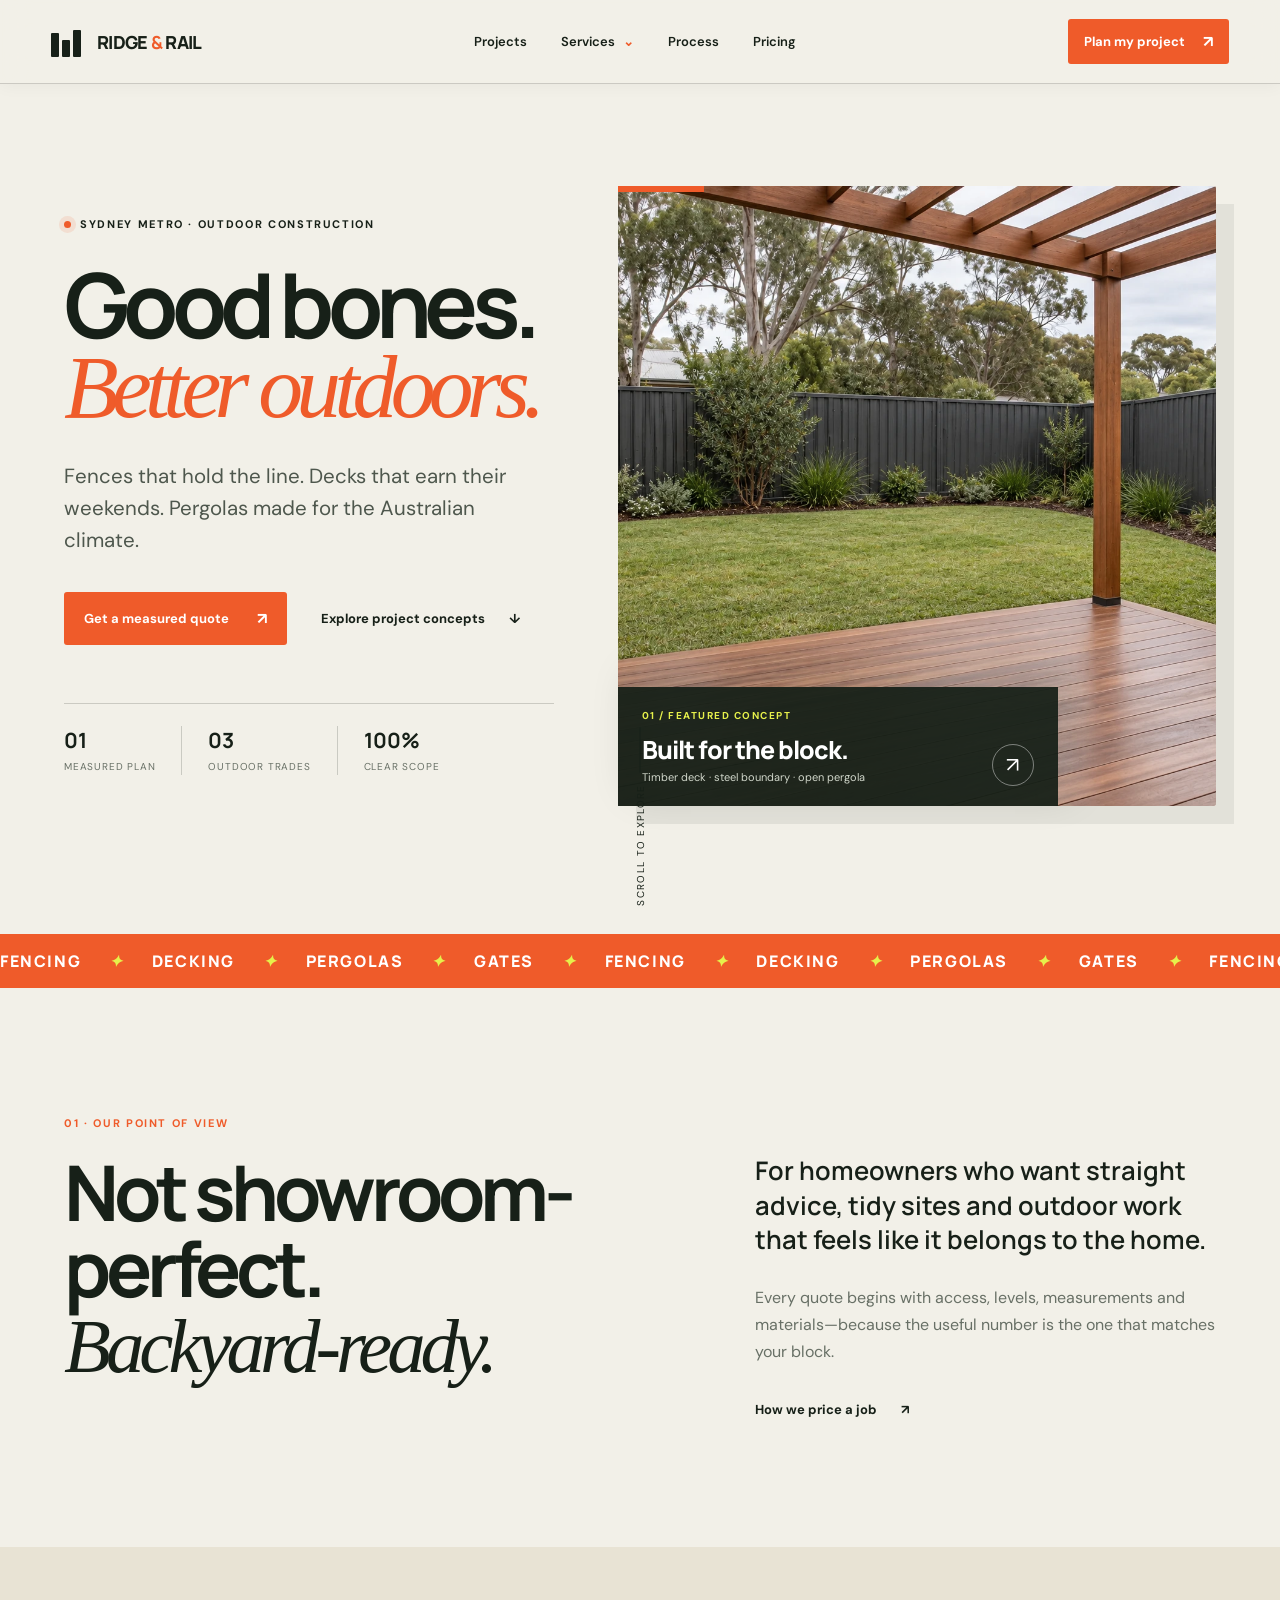
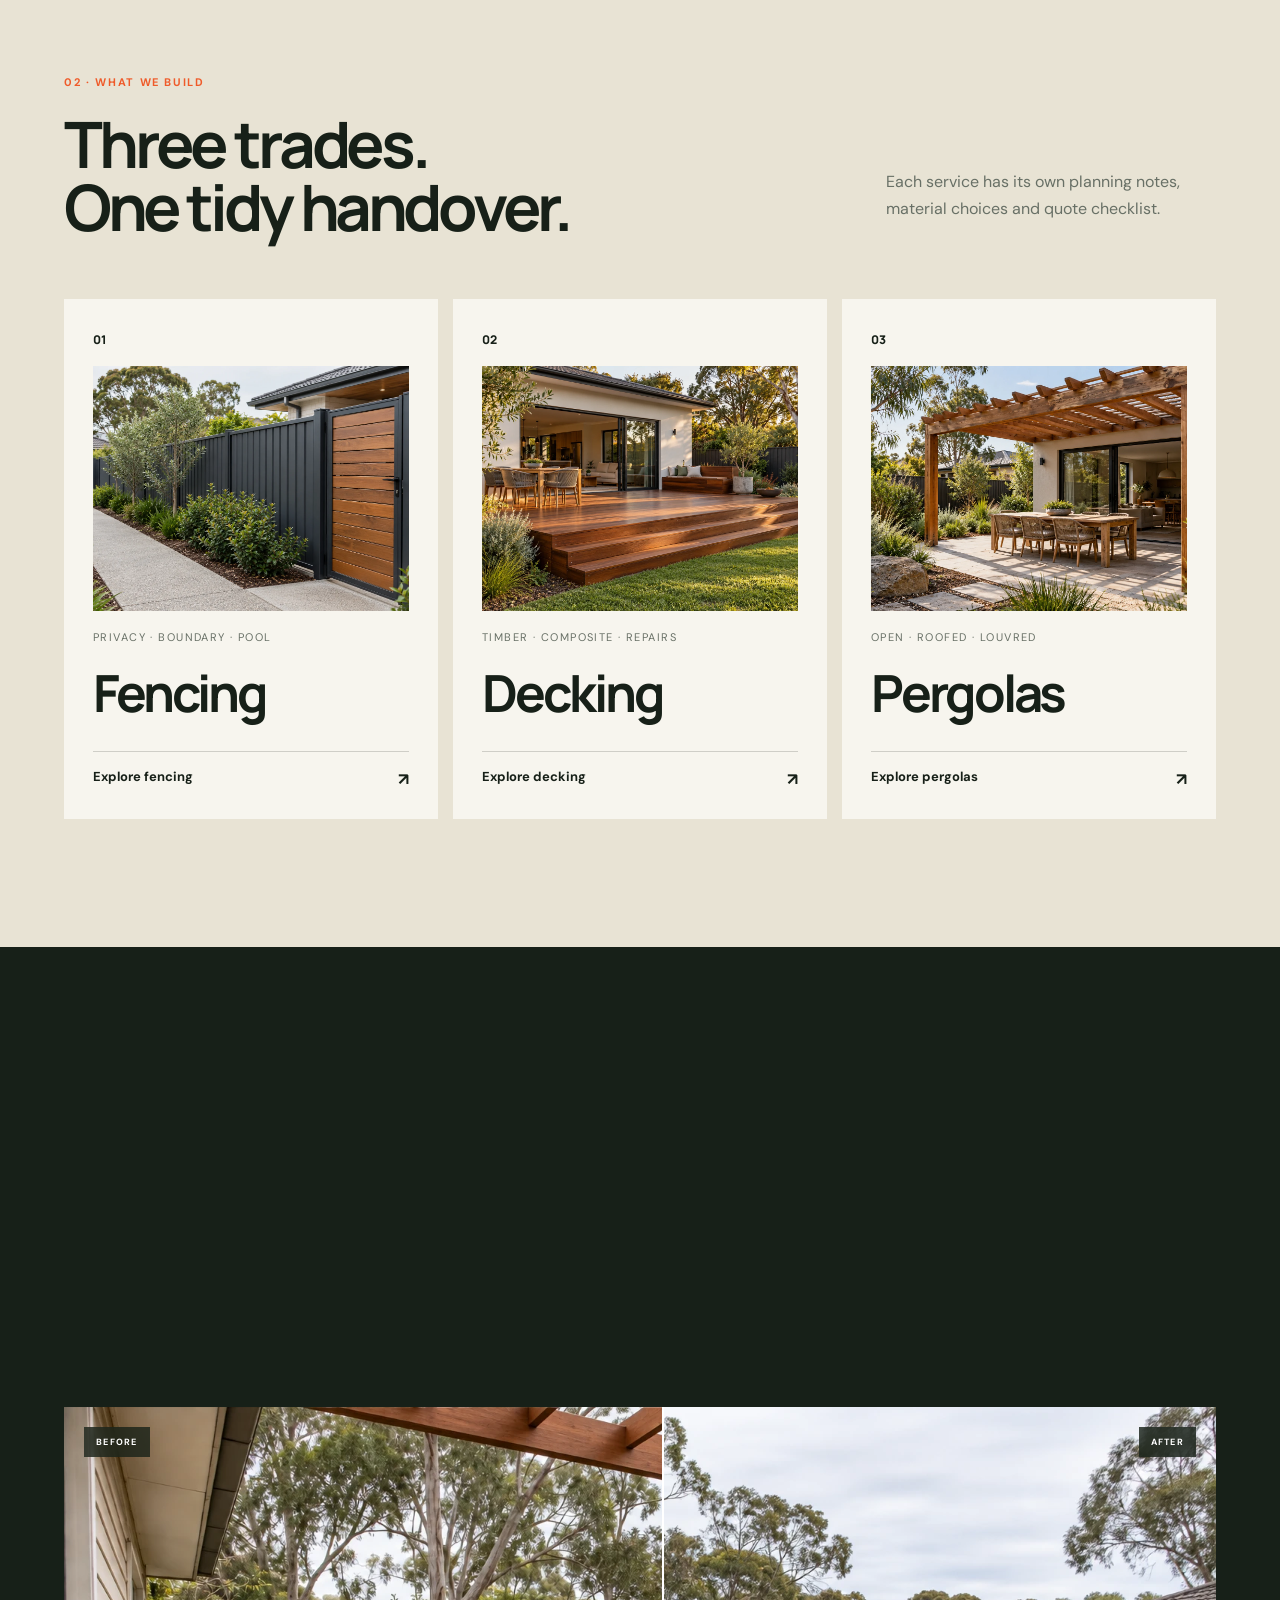
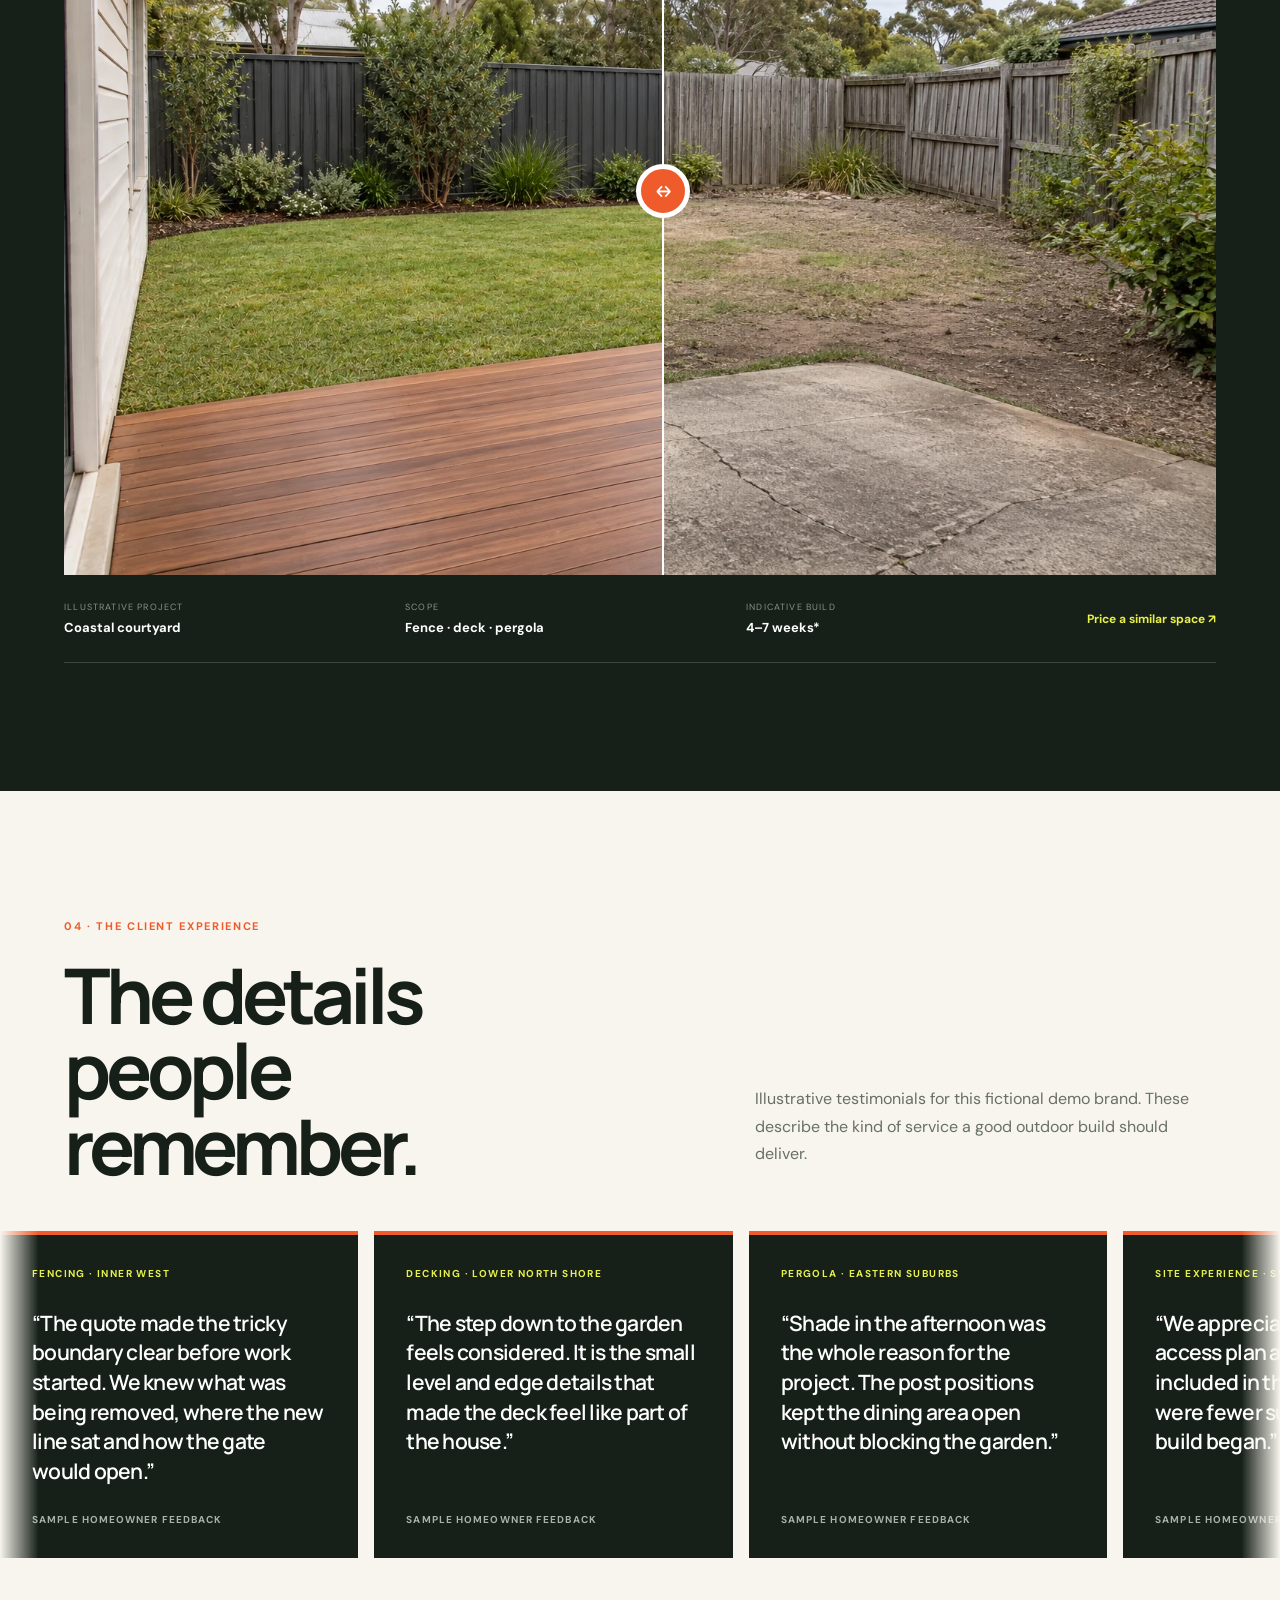
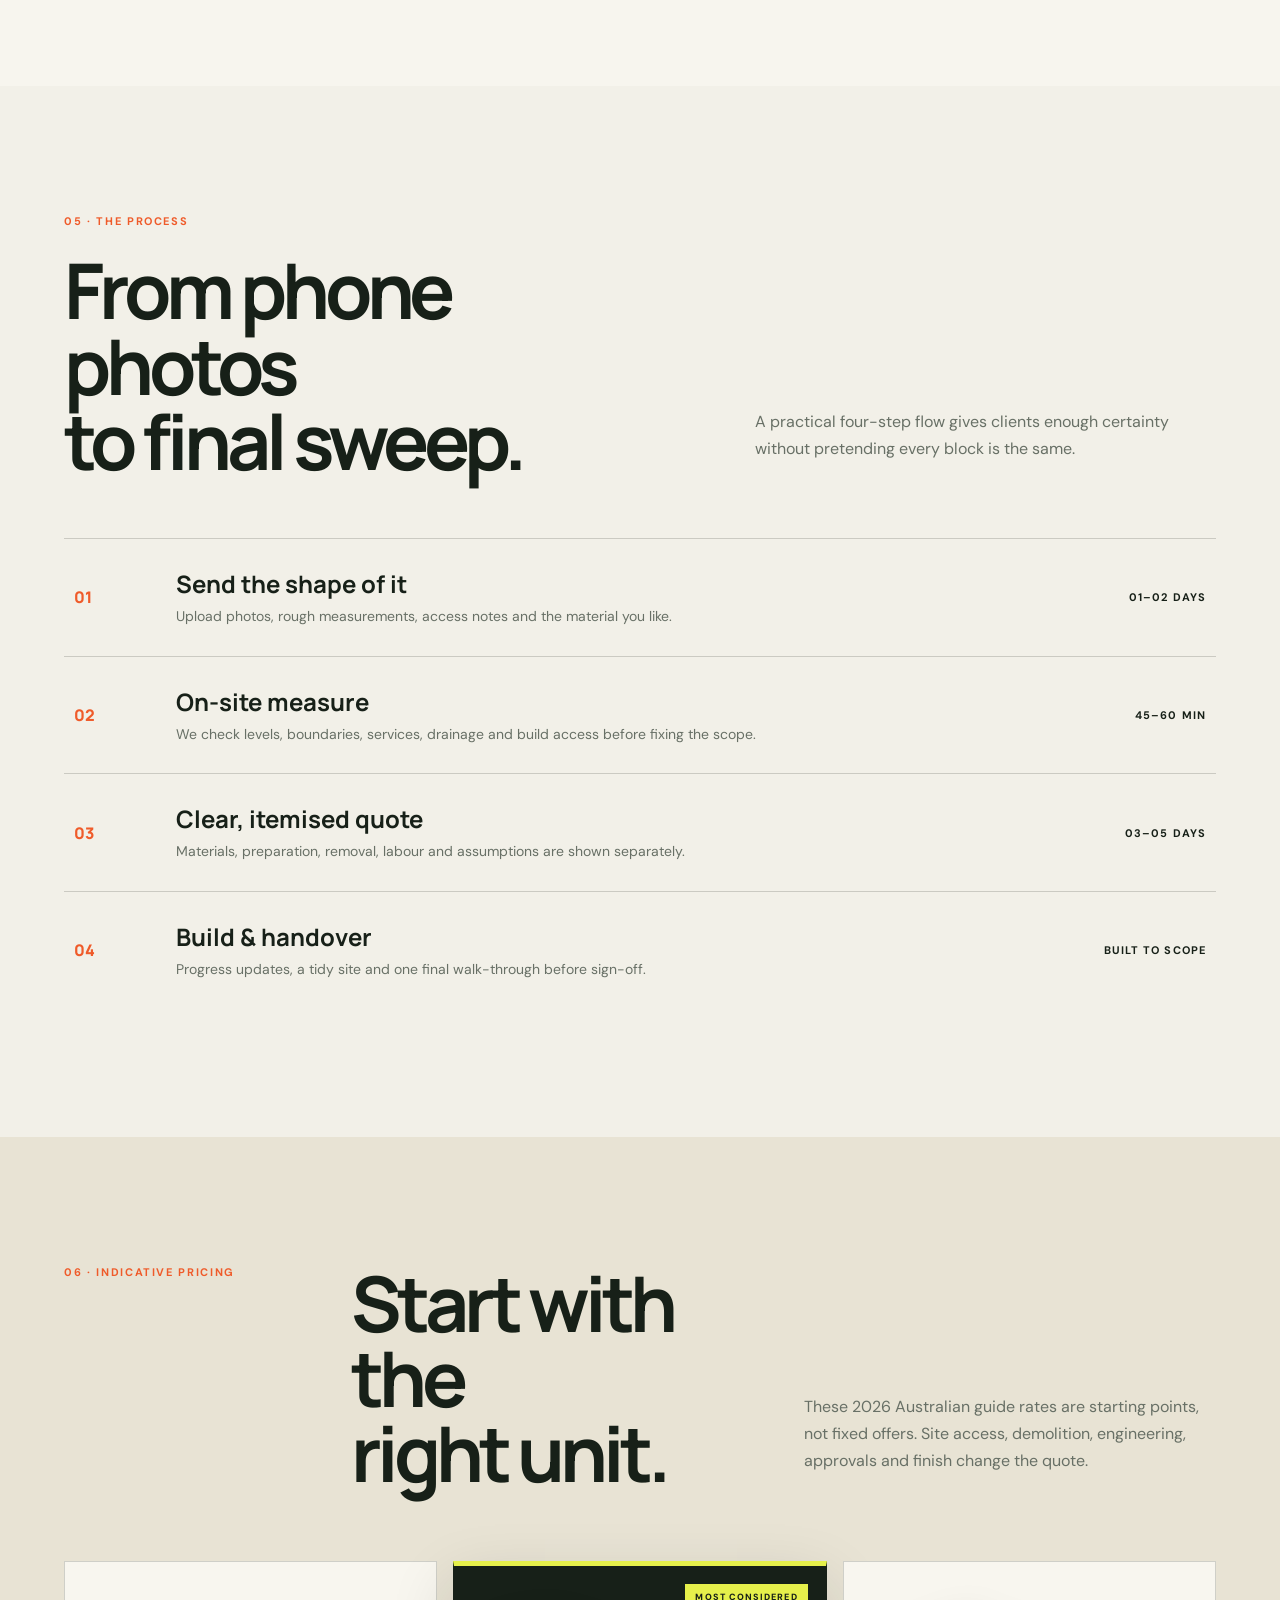
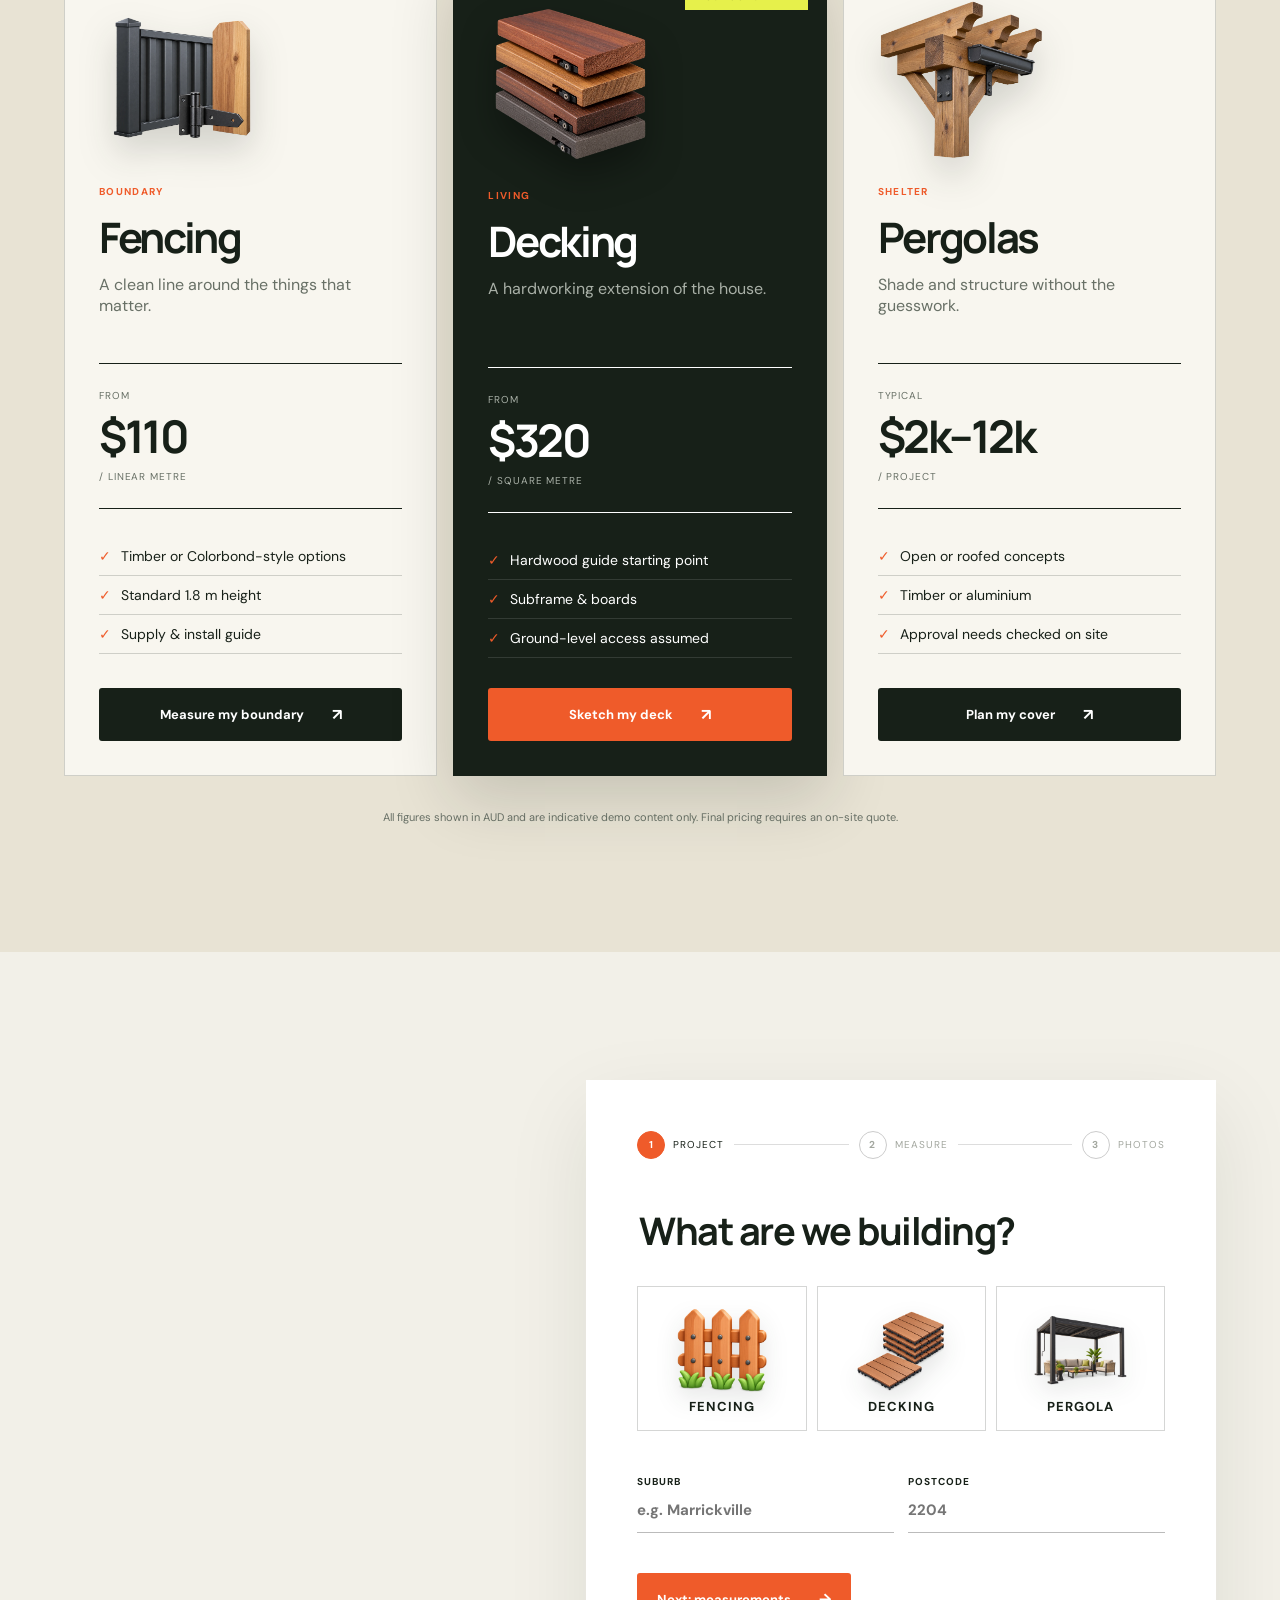
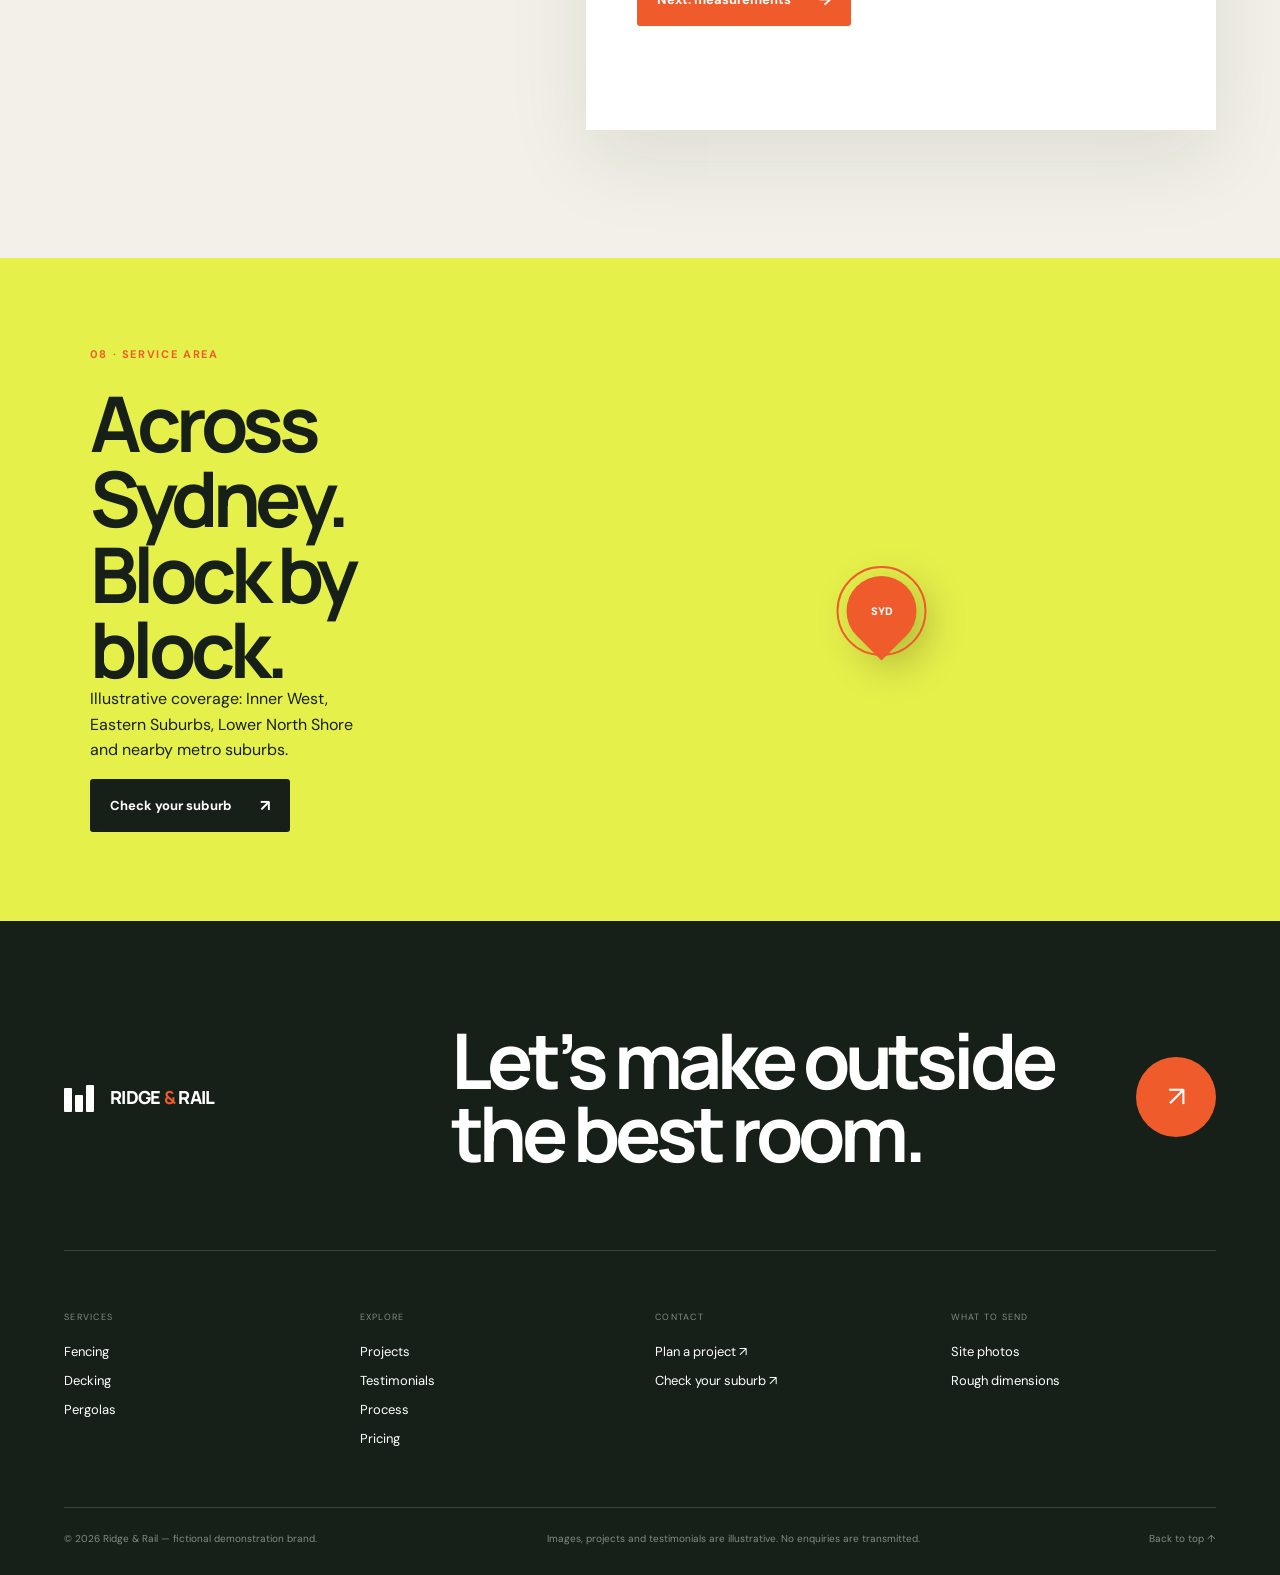
<file: index.html>
<!doctype html>
<html lang="en-AU">
<head>
  <meta charset="utf-8">
  <meta name="viewport" content="width=device-width, initial-scale=1">
  <meta name="description" content="Ridge & Rail demo website for Australian fencing, decking and pergola contractors.">
  <title>Ridge & Rail — Outdoor Builds, Made Properly</title>
  <link rel="preconnect" href="https://fonts.googleapis.com">
  <link rel="preconnect" href="https://fonts.gstatic.com" crossorigin>
  <link href="https://fonts.googleapis.com/css2?family=DM+Sans:wght@400;500;600;700&family=Manrope:wght@500;600;700;800&display=swap" rel="stylesheet">
  <link rel="stylesheet" href="style.css?v=20261004-design2">
</head>
<body>
  <header class="site-header" id="top">
    <a class="brand" href="#top" aria-label="Ridge and Rail home">
      <span class="brand-mark" aria-hidden="true"><i></i><i></i><i></i></span>
      <span>RIDGE <b>&</b> RAIL</span>
    </a>
    <button class="nav-toggle" type="button" aria-label="Open navigation" aria-expanded="false"><span></span><span></span></button>
    <nav class="main-nav" aria-label="Primary navigation">
      <a href="#work">Projects</a>
      <div class="nav-dropdown">
        <button class="dropdown-toggle" type="button" aria-expanded="false">Services <span>⌄</span></button>
        <div class="dropdown-menu">
          <a href="#services"><small>00</small><span>All services</span></a>
          <a href="services/fencing.html"><small>01</small><span>Fencing</span></a>
          <a href="services/decking.html"><small>02</small><span>Decking</span></a>
          <a href="services/pergolas.html"><small>03</small><span>Pergolas</span></a>
        </div>
      </div>
      <a href="#process">Process</a>
      <a href="#pricing">Pricing</a>
    </nav>
    <a class="button button-small header-cta" href="#quote">Plan my project <span>↗</span></a>
  </header>

  <main>
    <section class="hero section-pad">
      <div class="hero-copy" data-reveal>
        <p class="eyebrow"><span></span> Sydney metro · outdoor construction</p>
        <h1>Good bones.<br><em>Better outdoors.</em></h1>
        <p class="hero-lead">Fences that hold the line. Decks that earn their weekends. Pergolas made for the Australian climate.</p>
        <div class="hero-actions">
          <a class="button" href="#quote">Get a measured quote <span>↗</span></a>
          <a class="text-link" href="#work">Explore project concepts <span>↓</span></a>
        </div>
        <div class="trust-row" aria-label="Demo credentials">
          <div><strong>01</strong><span>measured plan</span></div>
          <div><strong>03</strong><span>outdoor trades</span></div>
          <div><strong>100%</strong><span>clear scope</span></div>
        </div>
      </div>

      <div class="hero-media" data-reveal>
        <img src="assets/backyard-after.webp" alt="Finished timber deck, pergola and charcoal fence in an Australian backyard">
        <div class="hero-project-note" aria-label="Featured project concept">
          <span class="hero-project-index">01 / FEATURED CONCEPT</span>
          <div><strong>Built for the block.</strong><span>Timber deck · steel boundary · open pergola</span></div>
          <a href="#work" aria-label="See outdoor project concepts">↗</a>
        </div>
      </div>
      <div class="scroll-note" aria-hidden="true">Scroll to explore <i></i></div>
    </section>

    <section class="ticker" aria-label="Services ticker">
      <div class="ticker-track">
        <div class="ticker-group"><span>FENCING</span><i>✦</i><span>DECKING</span><i>✦</i><span>PERGOLAS</span><i>✦</i><span>GATES</span><i>✦</i></div>
        <div class="ticker-group" aria-hidden="true"><span>FENCING</span><i>✦</i><span>DECKING</span><i>✦</i><span>PERGOLAS</span><i>✦</i><span>GATES</span><i>✦</i></div>
        <div class="ticker-group" aria-hidden="true"><span>FENCING</span><i>✦</i><span>DECKING</span><i>✦</i><span>PERGOLAS</span><i>✦</i><span>GATES</span><i>✦</i></div>
        <div class="ticker-group" aria-hidden="true"><span>FENCING</span><i>✦</i><span>DECKING</span><i>✦</i><span>PERGOLAS</span><i>✦</i><span>GATES</span><i>✦</i></div>
        <div class="ticker-group" aria-hidden="true"><span>FENCING</span><i>✦</i><span>DECKING</span><i>✦</i><span>PERGOLAS</span><i>✦</i><span>GATES</span><i>✦</i></div>
        <div class="ticker-group" aria-hidden="true"><span>FENCING</span><i>✦</i><span>DECKING</span><i>✦</i><span>PERGOLAS</span><i>✦</i><span>GATES</span><i>✦</i></div>
      </div>
    </section>

    <section class="intro section-pad" id="about">
      <div class="section-label" data-reveal>01 · Our point of view</div>
      <div class="intro-grid">
        <h2 data-reveal>Not showroom-perfect.<br><em>Backyard-ready.</em></h2>
        <div data-reveal>
          <p class="large-copy">For homeowners who want straight advice, tidy sites and outdoor work that feels like it belongs to the home.</p>
          <p>Every quote begins with access, levels, measurements and materials—because the useful number is the one that matches your block.</p>
          <a class="text-link" href="#process">How we price a job <span>↗</span></a>
        </div>
      </div>
    </section>

    <section class="services section-pad" id="services">
      <div class="section-head" data-reveal>
        <div><span class="section-label">02 · What we build</span><h2>Three trades.<br>One tidy handover.</h2></div>
        <p>Each service has its own planning notes, material choices and quote checklist.</p>
      </div>
      <div class="service-grid">
        <a class="service-card service-fence" href="services/fencing.html" data-reveal>
          <span class="service-number">01</span>
          <img class="service-image" src="assets/detail-fencing-2026.webp" alt="Charcoal steel boundary fence and timber accent gate beside a landscaped path">
          <div><p>Privacy · boundary · pool</p><h3>Fencing</h3><span class="card-link">Explore fencing <b>↗</b></span></div>
        </a>
        <a class="service-card service-deck" href="services/decking.html" data-reveal>
          <span class="service-number">02</span>
          <img class="service-image" src="assets/detail-decking-2026.webp" alt="Finished hardwood deck with broad steps leading to a garden">
          <div><p>Timber · composite · repairs</p><h3>Decking</h3><span class="card-link">Explore decking <b>↗</b></span></div>
        </a>
        <a class="service-card service-pergola" href="services/pergolas.html" data-reveal>
          <span class="service-number">03</span>
          <img class="service-image" src="assets/detail-pergolas-2026.webp" alt="Open timber pergola shading an outdoor dining terrace">
          <div><p>Open · roofed · louvred</p><h3>Pergolas</h3><span class="card-link">Explore pergolas <b>↗</b></span></div>
        </a>
      </div>
    </section>

    <section class="transformation section-pad" id="work">
      <div class="section-head light" data-reveal>
        <div><span class="section-label">03 · Drag to compare</span><h2>One block.<br>More living.</h2></div>
        <p>Choose a project, then drag the handle to compare the same viewpoint.</p>
      </div>
      <div class="project-tabs" role="tablist" aria-label="Choose a transformation project" data-reveal>
        <button class="active" type="button" role="tab" aria-selected="true" data-project="0" data-before="assets/backyard-before.webp" data-after="assets/backyard-after.webp" data-before-alt="Backyard before outdoor renovation" data-after-alt="Backyard after new deck, pergola and fence" data-title="Coastal courtyard" data-scope="Fence · deck · pergola" data-time="4–7 weeks*"><span>01</span>Coastal courtyard</button>
        <button type="button" role="tab" aria-selected="false" data-project="1" data-before="assets/courtyard-before.webp" data-after="assets/courtyard-after.webp" data-before-alt="Narrow side courtyard before renovation" data-after-alt="Narrow side courtyard after a deck, pergola and new fence" data-title="Narrow-lot retreat" data-scope="Deck · fence · pergola" data-time="3–5 weeks*"><span>02</span>Narrow-lot retreat</button>
        <button type="button" role="tab" aria-selected="false" data-project="2" data-before="assets/front-boundary-before.webp" data-after="assets/front-boundary-after.webp" data-before-alt="Tired front boundary before renovation" data-after-alt="Front boundary after a new slat fence, timber gate and entry arbour" data-title="Front boundary reset" data-scope="Fence · gate · entry arbour" data-time="2–4 weeks*"><span>03</span>Front boundary reset</button>
      </div>
      <div class="compare" data-compare data-reveal style="--position:52%" role="group" aria-label="Before and after project comparison">
        <img class="compare-before" src="assets/backyard-before.webp" alt="Backyard before outdoor renovation">
        <div class="compare-after"><img src="assets/backyard-after.webp" alt="Backyard after new deck, pergola and fence"></div>
        <span class="compare-label before-label">Before</span>
        <span class="compare-label after-label">After</span>
        <div class="compare-line" aria-hidden="true"><span>↔</span></div>
        <input type="range" min="0" max="100" value="52" aria-label="Move to compare before and after images">
      </div>
      <div class="project-meta" data-reveal>
        <div><span>Illustrative project</span><strong data-project-title>Coastal courtyard</strong></div>
        <div><span>Scope</span><strong data-project-scope>Fence · deck · pergola</strong></div>
        <div><span>Indicative build</span><strong data-project-time>4–7 weeks*</strong></div>
        <a href="#quote">Price a similar space ↗</a>
      </div>
    </section>

    <section class="testimonials section-pad" id="testimonials" aria-labelledby="testimonials-title">
      <div class="section-head" data-reveal>
        <div><span class="section-label">04 · The client experience</span><h2 id="testimonials-title">The details people<br>remember.</h2></div>
        <p>Illustrative testimonials for this fictional demo brand. These describe the kind of service a good outdoor build should deliver.</p>
      </div>
      <div class="testimonial-window" data-reveal>
        <div class="testimonial-track">
          <div class="testimonial-group">
            <article class="testimonial-card"><span>Fencing · Inner West</span><blockquote>“The quote made the tricky boundary clear before work started. We knew what was being removed, where the new line sat and how the gate would open.”</blockquote><b>Sample homeowner feedback</b></article>
            <article class="testimonial-card"><span>Decking · Lower North Shore</span><blockquote>“The step down to the garden feels considered. It is the small level and edge details that made the deck feel like part of the house.”</blockquote><b>Sample homeowner feedback</b></article>
            <article class="testimonial-card"><span>Pergola · Eastern Suburbs</span><blockquote>“Shade in the afternoon was the whole reason for the project. The post positions kept the dining area open without blocking the garden.”</blockquote><b>Sample homeowner feedback</b></article>
            <article class="testimonial-card"><span>Site experience · Sydney</span><blockquote>“We appreciated having the access plan and clean-up included in the scope. There were fewer surprises once the build began.”</blockquote><b>Sample homeowner feedback</b></article>
          </div>
          <div class="testimonial-group" aria-hidden="true">
            <article class="testimonial-card"><span>Fencing · Inner West</span><blockquote>“The quote made the tricky boundary clear before work started. We knew what was being removed, where the new line sat and how the gate would open.”</blockquote><b>Sample homeowner feedback</b></article>
            <article class="testimonial-card"><span>Decking · Lower North Shore</span><blockquote>“The step down to the garden feels considered. It is the small level and edge details that made the deck feel like part of the house.”</blockquote><b>Sample homeowner feedback</b></article>
            <article class="testimonial-card"><span>Pergola · Eastern Suburbs</span><blockquote>“Shade in the afternoon was the whole reason for the project. The post positions kept the dining area open without blocking the garden.”</blockquote><b>Sample homeowner feedback</b></article>
            <article class="testimonial-card"><span>Site experience · Sydney</span><blockquote>“We appreciated having the access plan and clean-up included in the scope. There were fewer surprises once the build began.”</blockquote><b>Sample homeowner feedback</b></article>
          </div>
        </div>
      </div>
    </section>

    <section class="process section-pad" id="process">
      <div class="section-head" data-reveal>
        <div><span class="section-label">05 · The process</span><h2>From phone photos<br>to final sweep.</h2></div>
        <p>A practical four-step flow gives clients enough certainty without pretending every block is the same.</p>
      </div>
      <ol class="process-list">
        <li data-reveal><span>01</span><div><h3>Send the shape of it</h3><p>Upload photos, rough measurements, access notes and the material you like.</p></div><b>01–02 days</b></li>
        <li data-reveal><span>02</span><div><h3>On-site measure</h3><p>We check levels, boundaries, services, drainage and build access before fixing the scope.</p></div><b>45–60 min</b></li>
        <li data-reveal><span>03</span><div><h3>Clear, itemised quote</h3><p>Materials, preparation, removal, labour and assumptions are shown separately.</p></div><b>03–05 days</b></li>
        <li data-reveal><span>04</span><div><h3>Build & handover</h3><p>Progress updates, a tidy site and one final walk-through before sign-off.</p></div><b>Built to scope</b></li>
      </ol>
    </section>

    <section class="pricing section-pad" id="pricing">
      <div class="pricing-intro" data-reveal>
        <span class="section-label">06 · Indicative pricing</span>
        <h2>Start with the<br>right unit.</h2>
        <p>These 2026 Australian guide rates are starting points, not fixed offers. Site access, demolition, engineering, approvals and finish change the quote.</p>
      </div>
      <div class="price-grid">
        <article class="price-card" data-reveal>
          <img class="price-image" src="assets/price-fencing.webp" alt="Steel and timber fencing material samples">
          <p class="plan-kicker">Boundary</p><h3>Fencing</h3><p class="plan-note">A clean line around the things that matter.</p>
          <div class="price"><small>from</small><strong>$110</strong><span>/ linear metre</span></div>
          <ul><li>Timber or Colorbond-style options</li><li>Standard 1.8 m height</li><li>Supply & install guide</li></ul>
          <a class="button button-dark" href="#quote">Measure my boundary <span>↗</span></a>
        </article>
        <article class="price-card featured" data-reveal>
          <div class="popular">Most considered</div>
          <img class="price-image" src="assets/price-decking.webp" alt="Stacked hardwood and composite decking samples">
          <p class="plan-kicker">Living</p><h3>Decking</h3><p class="plan-note">A hardworking extension of the house.</p>
          <div class="price"><small>from</small><strong>$320</strong><span>/ square metre</span></div>
          <ul><li>Hardwood guide starting point</li><li>Subframe & boards</li><li>Ground-level access assumed</li></ul>
          <a class="button" href="#quote">Sketch my deck <span>↗</span></a>
        </article>
        <article class="price-card" data-reveal>
          <img class="price-image" src="assets/price-pergola.webp" alt="Timber pergola joint and gutter detail">
          <p class="plan-kicker">Shelter</p><h3>Pergolas</h3><p class="plan-note">Shade and structure without the guesswork.</p>
          <div class="price"><small>typical</small><strong>$2k–12k</strong><span>/ project</span></div>
          <ul><li>Open or roofed concepts</li><li>Timber or aluminium</li><li>Approval needs checked on site</li></ul>
          <a class="button button-dark" href="#quote">Plan my cover <span>↗</span></a>
        </article>
      </div>
      <p class="pricing-footnote">All figures shown in AUD and are indicative demo content only. Final pricing requires an on-site quote.</p>
    </section>

    <section class="quote section-pad" id="quote">
      <div class="quote-copy" data-reveal>
        <span class="section-label">07 · Quote builder</span>
        <h2>Show us the space.<br>We’ll do the maths.</h2>
        <p>Rough measurements and phone photos are enough to start. This demo form works locally and does not send or store data.</p>
        <div class="quote-tip"><span>TIP</span><p>Stand back far enough to show access, ground level and the full boundary or build area.</p></div>
      </div>
      <form class="quote-form" data-multistep novalidate>
        <div class="form-progress"><button type="button" class="active" data-go="0"><b>1</b><span>Project</span></button><i></i><button type="button" data-go="1"><b>2</b><span>Measure</span></button><i></i><button type="button" data-go="2"><b>3</b><span>Photos</span></button></div>
        <fieldset class="form-step active" data-step="0">
          <legend>What are we building?</legend>
          <div class="choice-grid">
            <label><input type="checkbox" name="service" value="Fencing"><img class="choice-icon" src="assets/choice-fencing.webp" alt=""><b>Fencing</b></label>
            <label><input type="checkbox" name="service" value="Decking"><img class="choice-icon" src="assets/choice-decking.webp" alt=""><b>Decking</b></label>
            <label><input type="checkbox" name="service" value="Pergola"><img class="choice-icon" src="assets/choice-pergola.webp" alt=""><b>Pergola</b></label>
          </div>
          <div class="field-row"><label>Suburb<input type="text" name="suburb" placeholder="e.g. Marrickville"></label><label>Postcode<input type="text" name="postcode" inputmode="numeric" placeholder="2204"></label></div>
          <button class="button next-step" type="button">Next: measurements <span>→</span></button>
        </fieldset>
        <fieldset class="form-step" data-step="1">
          <legend>Rough dimensions are perfect.</legend>
          <div class="field-row"><label>Length<input type="number" name="length" min="0" placeholder="12"><small>metres</small></label><label>Width / height<input type="number" name="width" min="0" placeholder="4"><small>metres</small></label></div>
          <label>Site access<select name="access"><option>Choose one</option><option>Clear side access</option><option>Narrow side access</option><option>Through the home</option><option>Not sure</option></select></label>
          <div class="form-actions"><button class="back-step" type="button">← Back</button><button class="button next-step" type="button">Next: photos <span>→</span></button></div>
        </fieldset>
        <fieldset class="form-step" data-step="2">
          <legend>Add photos & contact details.</legend>
          <label class="dropzone"><input type="file" accept="image/*" multiple data-upload><span>＋</span><b>Drop site photos here</b><small>or tap to browse · JPG/PNG</small></label>
          <div class="upload-preview" aria-live="polite"></div>
          <div class="field-row"><label>Name<input type="text" name="name" placeholder="Your name"></label><label>Phone<input type="tel" name="phone" placeholder="04xx xxx xxx"></label></div>
          <label>Email<input type="email" name="email" placeholder="name@email.com"></label>
          <label>Anything we should know?<textarea name="notes" rows="3" placeholder="Old fence removal, preferred material, timing…"></textarea></label>
          <div class="form-actions"><button class="back-step" type="button">← Back</button><button class="button" type="submit">Build my quote brief <span>↗</span></button></div>
        </fieldset>
        <div class="form-success" hidden><span>✓</span><h3>Quote brief ready.</h3><p>In a live website this would route the photos and measurements to the contractor’s inbox or CRM.</p><button type="button" class="text-link reset-form">Start another <span>↗</span></button></div>
      </form>
    </section>

    <section class="map-strip" aria-label="Demo service area map">
      <div class="map-copy"><span class="section-label">08 · Service area</span><h2>Across Sydney.<br>Block by block.</h2><p>Illustrative coverage: Inner West, Eastern Suburbs, Lower North Shore and nearby metro suburbs.</p><a class="button button-dark" href="#quote">Check your suburb <span>↗</span></a></div>
      <iframe title="Map of Sydney, New South Wales" src="https://www.openstreetmap.org/export/embed.html?bbox=150.858%2C-34.025%2C151.315%2C-33.705&amp;layer=mapnik&amp;marker=-33.8688%2C151.2093" loading="lazy"></iframe>
      <div class="map-pin" aria-hidden="true"><i></i><span>SYD</span></div>
    </section>
  </main>

  <footer>
    <div class="footer-top"><a class="brand footer-brand" href="#top"><span class="brand-mark"><i></i><i></i><i></i></span><span>RIDGE <b>&</b> RAIL</span></a><h2>Let’s make outside<br>the best room.</h2><a class="round-link" href="#quote" aria-label="Start a quote">↗</a></div>
    <div class="footer-grid"><div><span>Services</span><a href="services/fencing.html">Fencing</a><a href="services/decking.html">Decking</a><a href="services/pergolas.html">Pergolas</a></div><div><span>Explore</span><a href="#work">Projects</a><a href="#testimonials">Testimonials</a><a href="#process">Process</a><a href="#pricing">Pricing</a></div><div><span>Contact</span><a href="#quote">Plan a project ↗</a><a href="#quote">Check your suburb ↗</a></div><div><span>What to send</span><a href="#quote">Site photos</a><a href="#quote">Rough dimensions</a></div></div>
    <div class="footer-bottom"><p>© 2026 Ridge & Rail — fictional demonstration brand.</p><p>Images, projects and testimonials are illustrative. No enquiries are transmitted.</p><a href="#top">Back to top ↑</a></div>
  </footer>
  <script src="script.js?v=20261004"></script>
</body>
</html>
</file>
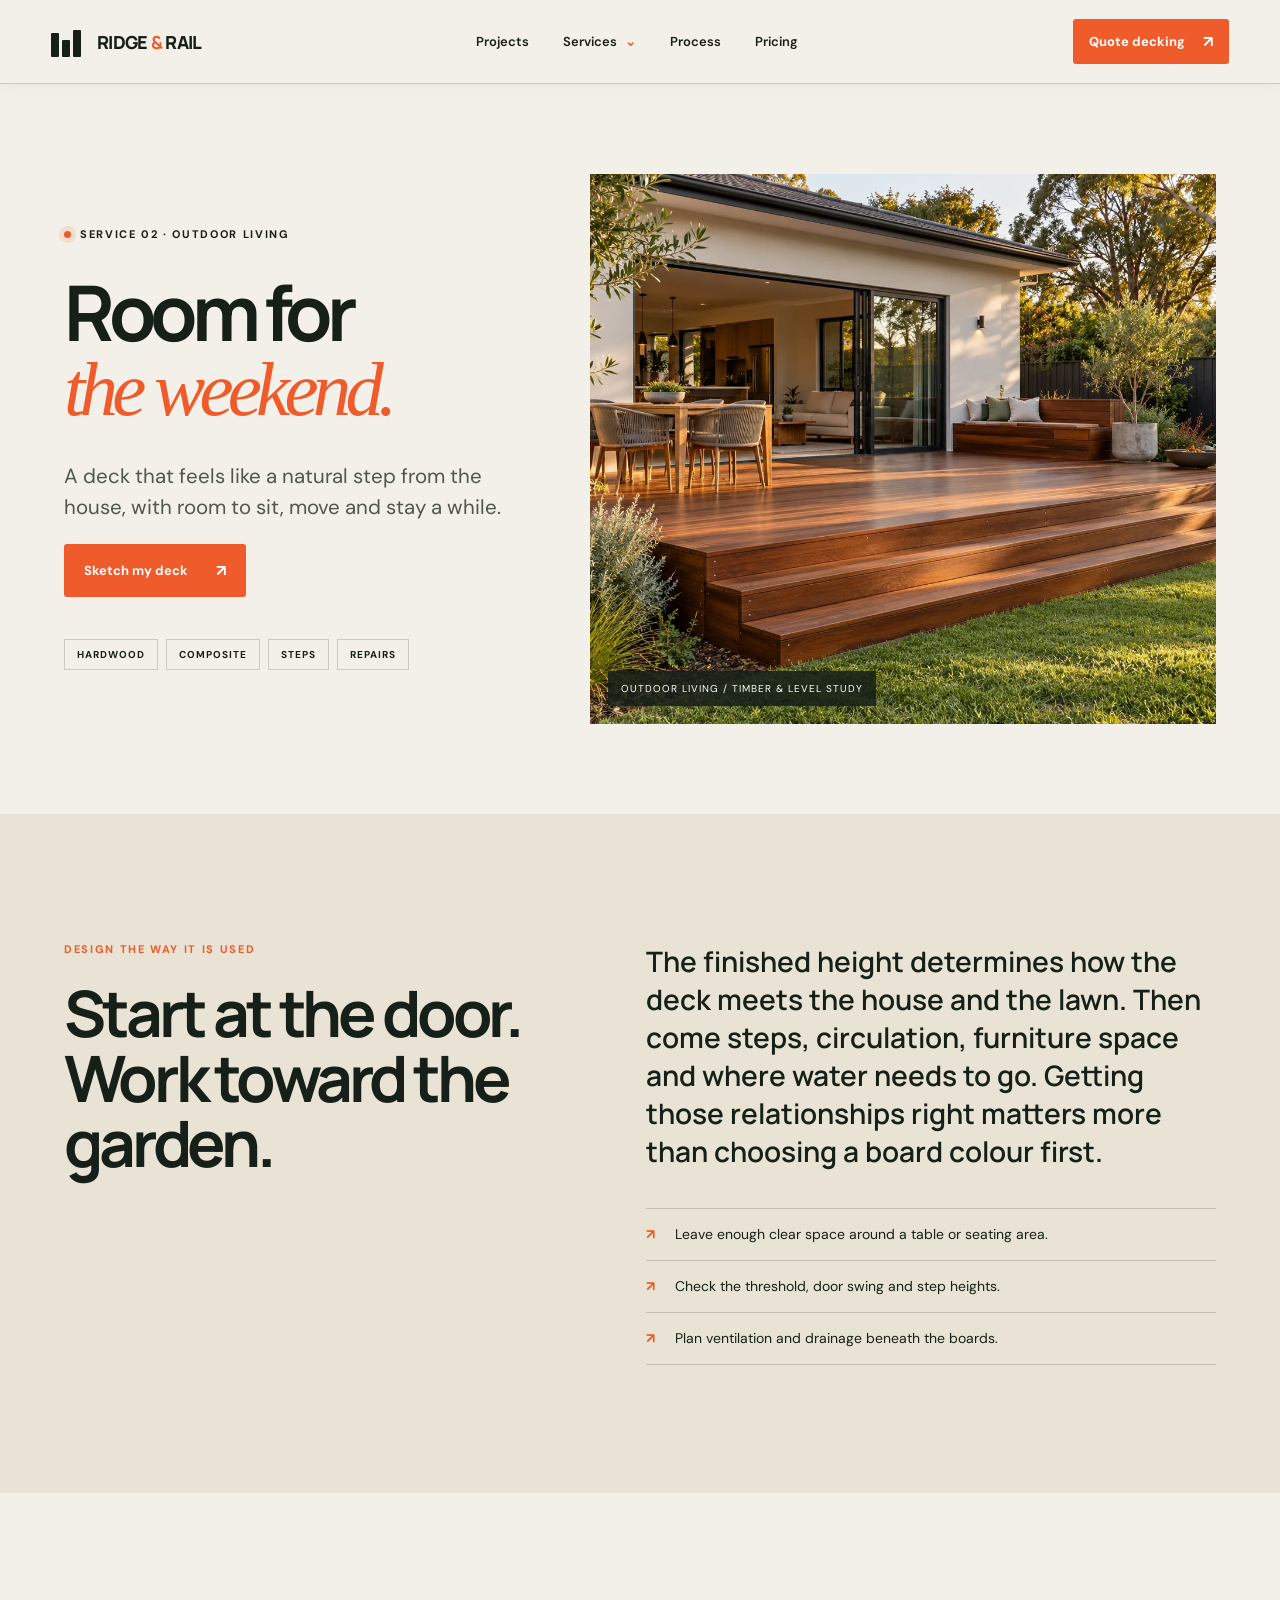
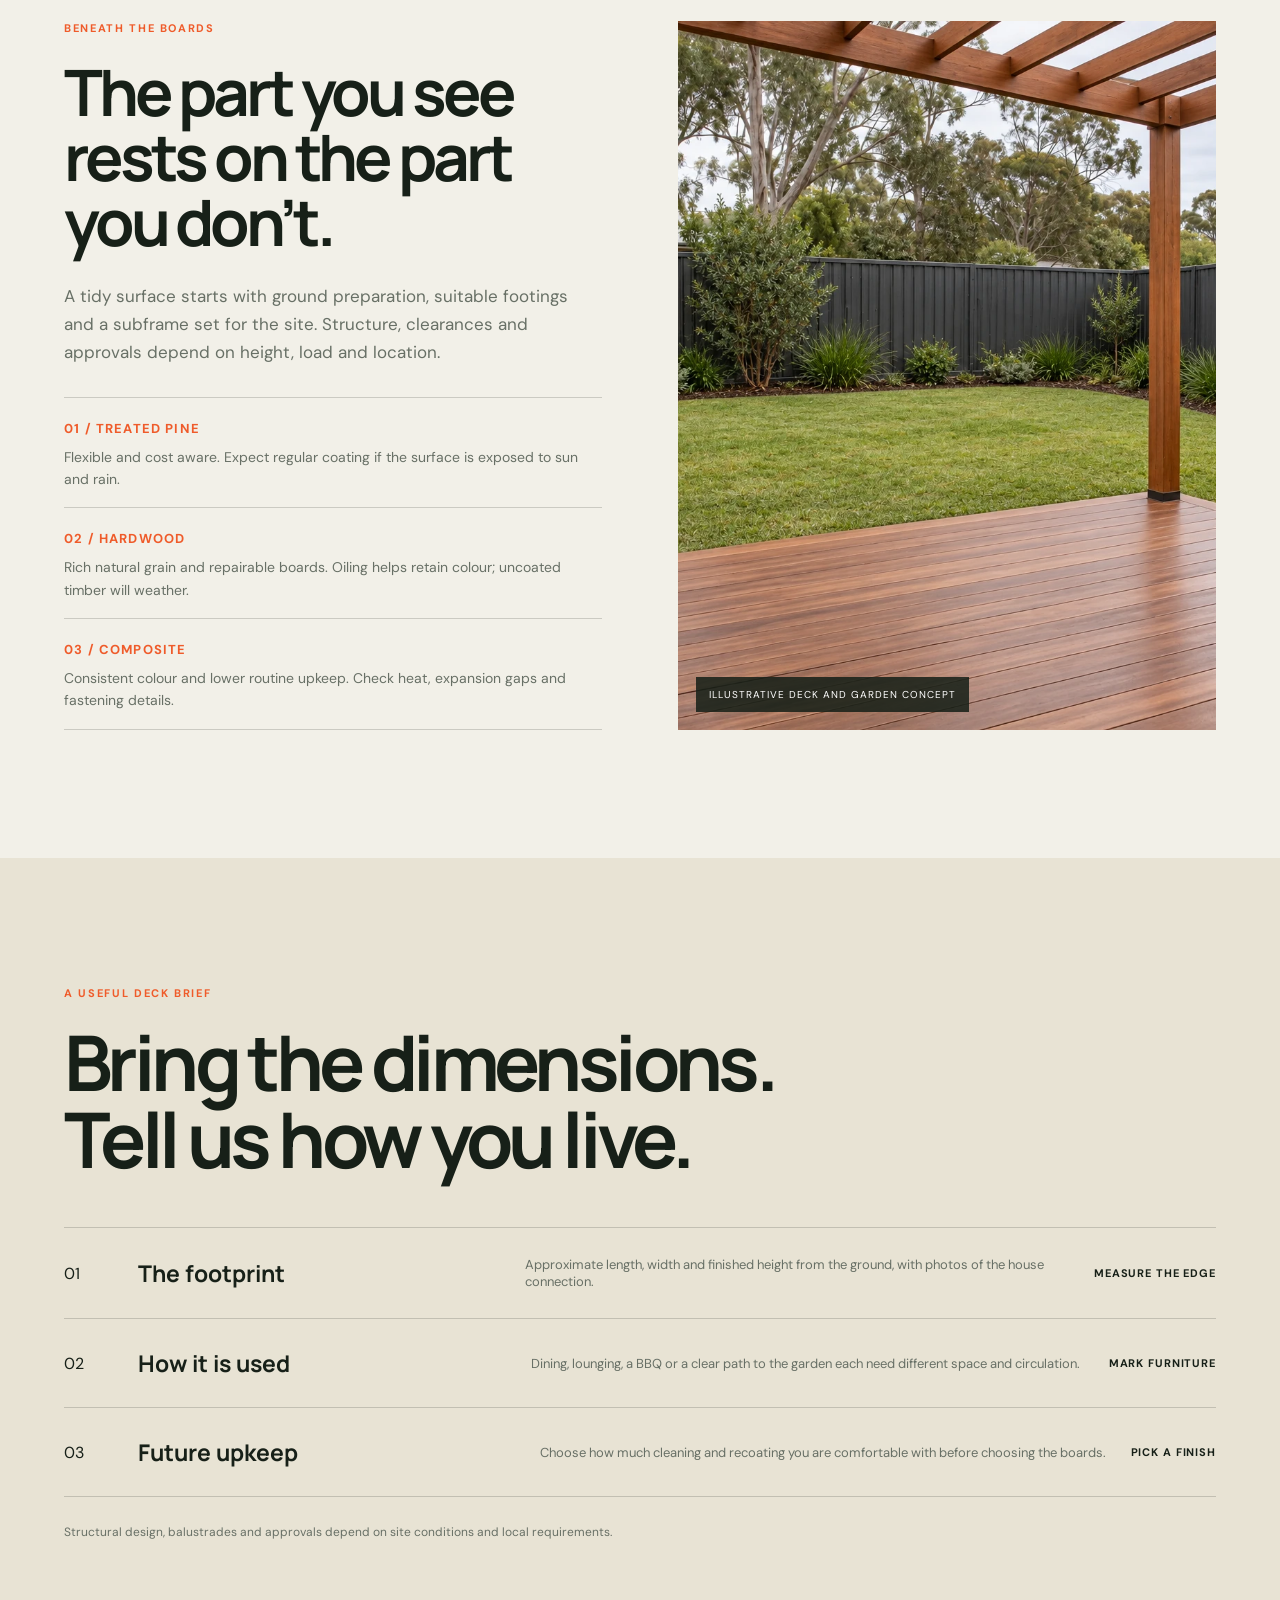
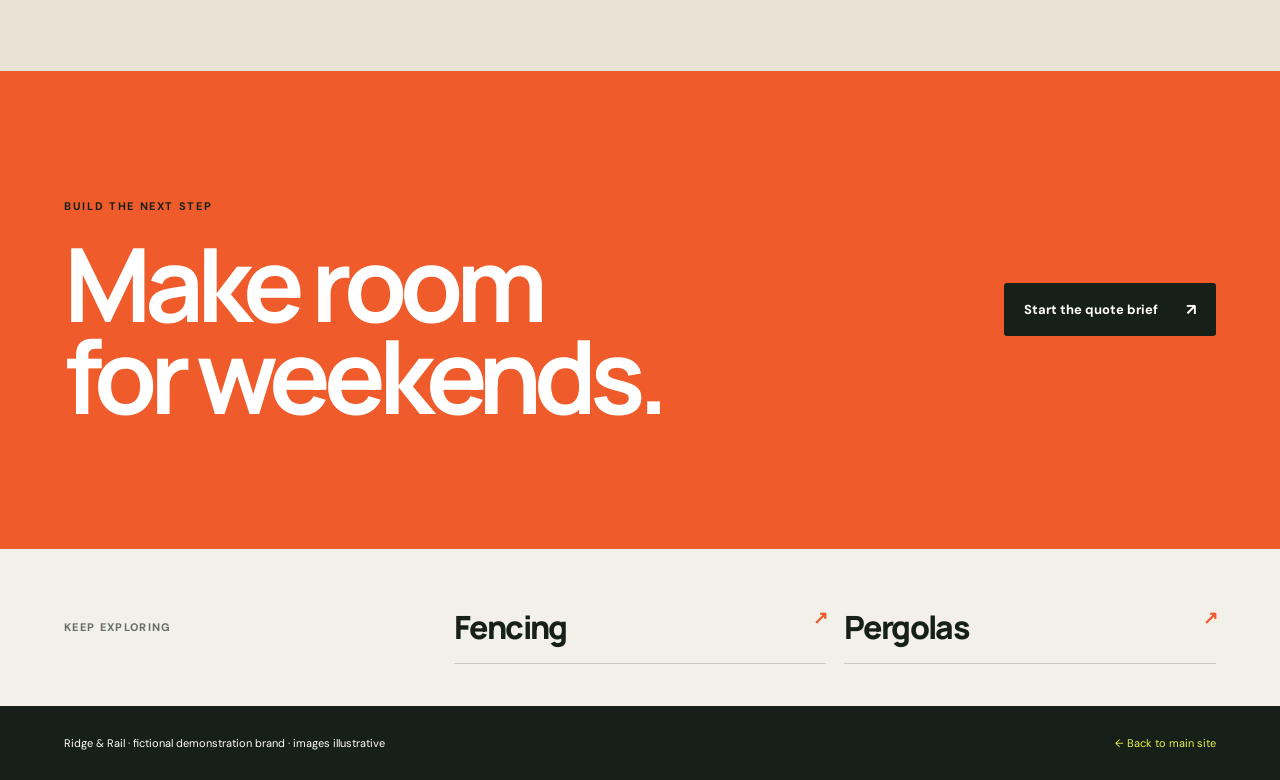
<file: services/decking.html>
<!doctype html>
<html lang="en-AU">
<head>
  <meta charset="utf-8"><meta name="viewport" content="width=device-width,initial-scale=1">
  <meta name="description" content="Explore deck layouts, boards, structure and maintenance with Ridge & Rail.">
  <title>Decking — Ridge & Rail</title>
  <link rel="preconnect" href="https://fonts.googleapis.com"><link rel="preconnect" href="https://fonts.gstatic.com" crossorigin>
  <link href="https://fonts.googleapis.com/css2?family=DM+Sans:wght@400;500;600;700&family=Manrope:wght@500;600;700;800&display=swap" rel="stylesheet">
  <link rel="stylesheet" href="../style.css?v=20261004-design2">
</head>
<body class="detail-page decking-page">
  <header class="site-header" id="top"><a class="brand" href="../index.html" aria-label="Ridge and Rail home"><span class="brand-mark" aria-hidden="true"><i></i><i></i><i></i></span><span>RIDGE <b>&</b> RAIL</span></a><button class="nav-toggle" type="button" aria-label="Open navigation" aria-expanded="false"><span></span><span></span></button><nav class="main-nav" aria-label="Primary navigation"><a href="../index.html#work">Projects</a><div class="nav-dropdown"><button class="dropdown-toggle" type="button" aria-expanded="false">Services <span>⌄</span></button><div class="dropdown-menu"><a href="../index.html#services"><small>00</small><span>All services</span></a><a href="fencing.html"><small>01</small><span>Fencing</span></a><a class="current" href="decking.html"><small>02</small><span>Decking</span></a><a href="pergolas.html"><small>03</small><span>Pergolas</span></a></div></div><a href="../index.html#process">Process</a><a href="../index.html#pricing">Pricing</a></nav><a class="button button-small header-cta" href="../index.html#quote">Quote decking <span>↗</span></a></header>
  <main>
    <section class="detail-hero section-pad"><div class="detail-hero-copy" data-reveal><p class="eyebrow"><span></span> Service 02 · Outdoor living</p><h1>Room for<br><em>the weekend.</em></h1><p class="hero-lead">A deck that feels like a natural step from the house, with room to sit, move and stay a while.</p><a class="button" href="../index.html#quote">Sketch my deck <span>↗</span></a><div class="detail-tags"><span>Hardwood</span><span>Composite</span><span>Steps</span><span>Repairs</span></div></div><figure class="detail-photo" data-reveal><img src="../assets/detail-decking-2026.webp" alt="Finished hardwood deck with broad steps, dining table and built-in bench"><figcaption>Outdoor living / timber & level study</figcaption></figure></section>
    <section class="detail-insight section-pad"><div><span class="section-label">Design the way it is used</span><h2>Start at the door.<br>Work toward the garden.</h2></div><div><p class="detail-copy">The finished height determines how the deck meets the house and the lawn. Then come steps, circulation, furniture space and where water needs to go. Getting those relationships right matters more than choosing a board colour first.</p><ul class="detail-checks"><li>Leave enough clear space around a table or seating area.</li><li>Check the threshold, door swing and step heights.</li><li>Plan ventilation and drainage beneath the boards.</li></ul></div></section>
    <section class="detail-feature section-pad"><div class="detail-feature-copy"><span class="section-label">Beneath the boards</span><h2>The part you see<br>rests on the part you don’t.</h2><p>A tidy surface starts with ground preparation, suitable footings and a subframe set for the site. Structure, clearances and approvals depend on height, load and location.</p><div class="detail-feature-grid"><article><b>01 / Treated pine</b><p>Flexible and cost aware. Expect regular coating if the surface is exposed to sun and rain.</p></article><article><b>02 / Hardwood</b><p>Rich natural grain and repairable boards. Oiling helps retain colour; uncoated timber will weather.</p></article><article><b>03 / Composite</b><p>Consistent colour and lower routine upkeep. Check heat, expansion gaps and fastening details.</p></article></div></div><figure><img src="../assets/backyard-after.webp" alt="Illustrative timber deck connected to a landscaped backyard"><figcaption>Illustrative deck and garden concept</figcaption></figure></section>
    <section class="detail-options section-pad"><span class="section-label">A useful deck brief</span><h2>Bring the dimensions.<br>Tell us how you live.</h2><div class="option-list"><div class="option-row"><span>01</span><h3>The footprint</h3><p>Approximate length, width and finished height from the ground, with photos of the house connection.</p><b>Measure the edge</b></div><div class="option-row"><span>02</span><h3>How it is used</h3><p>Dining, lounging, a BBQ or a clear path to the garden each need different space and circulation.</p><b>Mark furniture</b></div><div class="option-row"><span>03</span><h3>Future upkeep</h3><p>Choose how much cleaning and recoating you are comfortable with before choosing the boards.</p><b>Pick a finish</b></div></div><p class="detail-note">Structural design, balustrades and approvals depend on site conditions and local requirements.</p></section>
    <section class="detail-cta section-pad"><div><span class="section-label">Build the next step</span><h2>Make room<br>for weekends.</h2></div><a class="button" href="../index.html#quote">Start the quote brief <span>↗</span></a></section>
    <nav class="detail-next section-pad" aria-label="Other services"><span>Keep exploring</span><a href="fencing.html">Fencing <b>↗</b></a><a href="pergolas.html">Pergolas <b>↗</b></a></nav>
  </main><footer class="detail-mini-footer"><span>Ridge & Rail · fictional demonstration brand · images illustrative</span><a href="../index.html">← Back to main site</a></footer><script src="../script.js?v=20261004"></script>
</body></html>
</file>
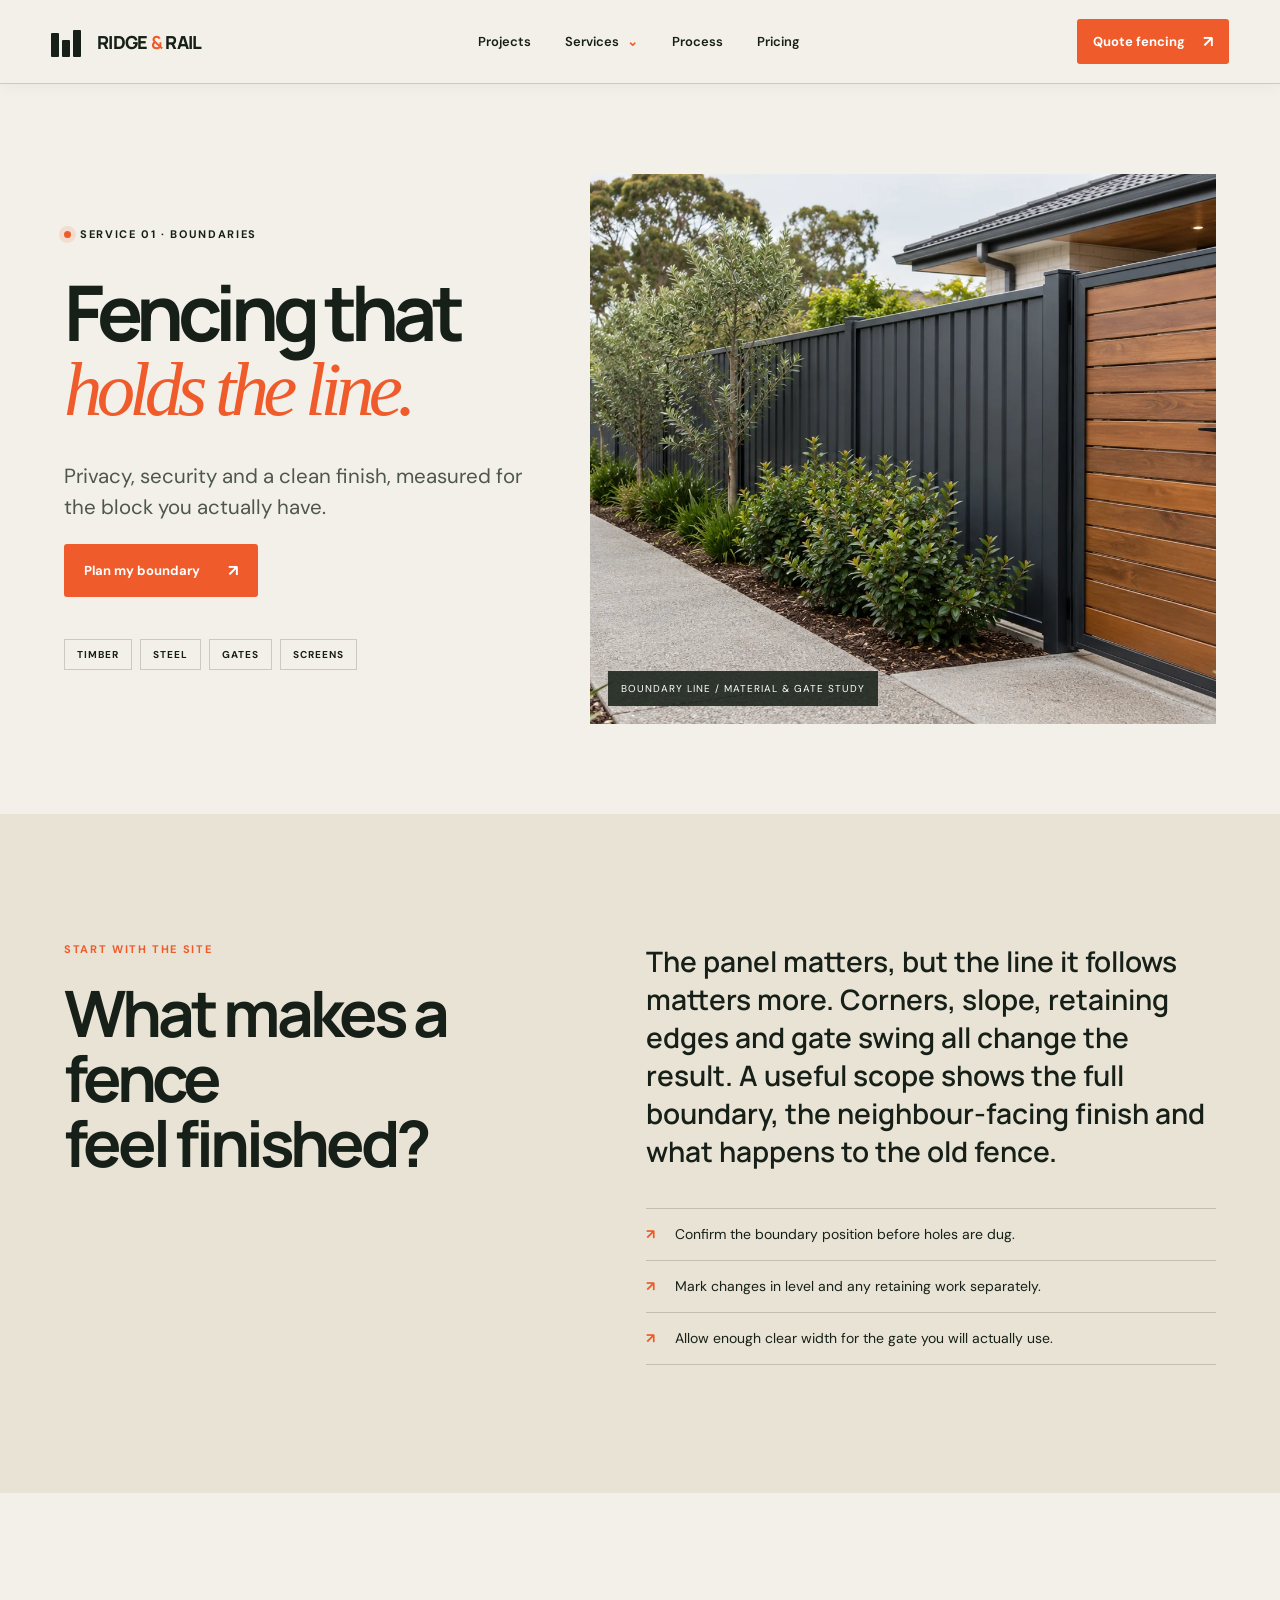
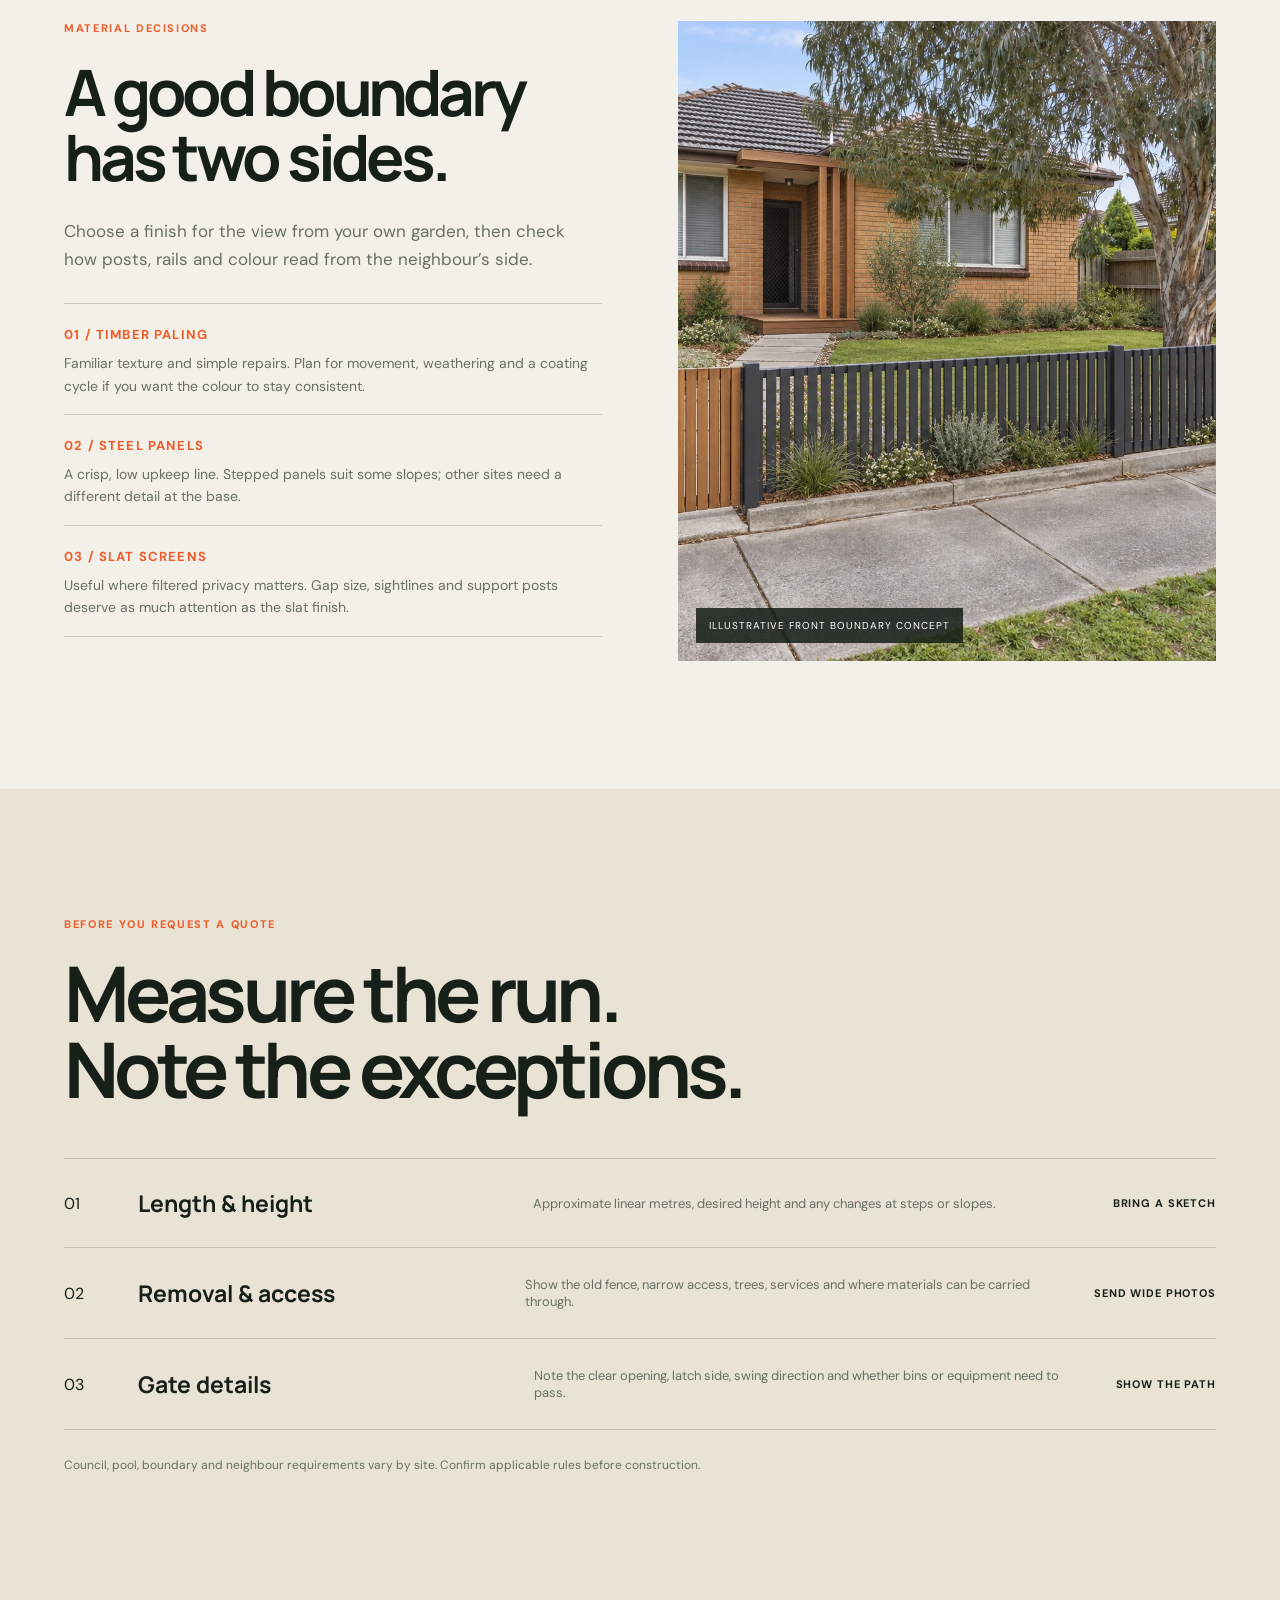
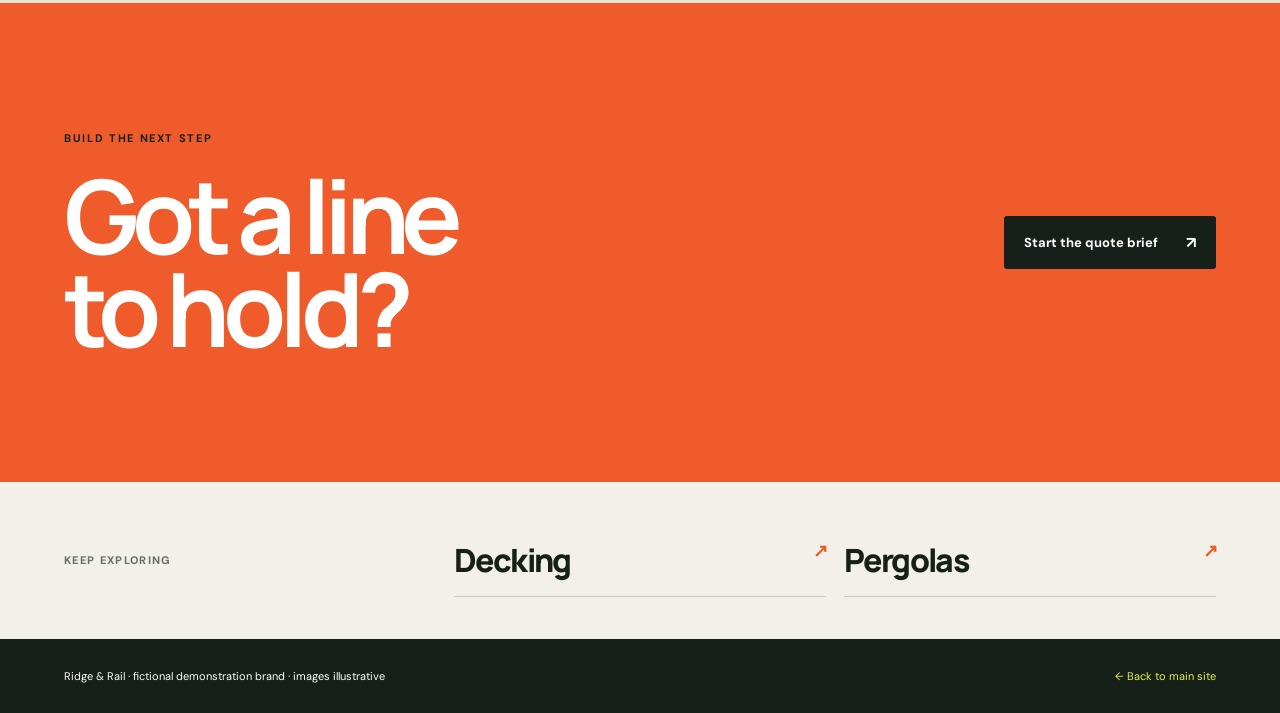
<file: services/fencing.html>
<!doctype html>
<html lang="en-AU">
<head>
  <meta charset="utf-8"><meta name="viewport" content="width=device-width,initial-scale=1">
  <meta name="description" content="Explore fencing materials, gates and boundary planning with Ridge & Rail.">
  <title>Fencing — Ridge & Rail</title>
  <link rel="preconnect" href="https://fonts.googleapis.com"><link rel="preconnect" href="https://fonts.gstatic.com" crossorigin>
  <link href="https://fonts.googleapis.com/css2?family=DM+Sans:wght@400;500;600;700&family=Manrope:wght@500;600;700;800&display=swap" rel="stylesheet">
  <link rel="stylesheet" href="../style.css?v=20261004-design2">
</head>
<body class="detail-page fencing-page">
  <header class="site-header" id="top">
    <a class="brand" href="../index.html" aria-label="Ridge and Rail home"><span class="brand-mark" aria-hidden="true"><i></i><i></i><i></i></span><span>RIDGE <b>&</b> RAIL</span></a>
    <button class="nav-toggle" type="button" aria-label="Open navigation" aria-expanded="false"><span></span><span></span></button>
    <nav class="main-nav" aria-label="Primary navigation"><a href="../index.html#work">Projects</a><div class="nav-dropdown"><button class="dropdown-toggle" type="button" aria-expanded="false">Services <span>⌄</span></button><div class="dropdown-menu"><a href="../index.html#services"><small>00</small><span>All services</span></a><a class="current" href="fencing.html"><small>01</small><span>Fencing</span></a><a href="decking.html"><small>02</small><span>Decking</span></a><a href="pergolas.html"><small>03</small><span>Pergolas</span></a></div></div><a href="../index.html#process">Process</a><a href="../index.html#pricing">Pricing</a></nav>
    <a class="button button-small header-cta" href="../index.html#quote">Quote fencing <span>↗</span></a>
  </header>
  <main>
    <section class="detail-hero section-pad"><div class="detail-hero-copy" data-reveal><p class="eyebrow"><span></span> Service 01 · Boundaries</p><h1>Fencing that<br><em>holds the line.</em></h1><p class="hero-lead">Privacy, security and a clean finish, measured for the block you actually have.</p><a class="button" href="../index.html#quote">Plan my boundary <span>↗</span></a><div class="detail-tags"><span>Timber</span><span>Steel</span><span>Gates</span><span>Screens</span></div></div><figure class="detail-photo" data-reveal><img src="../assets/detail-fencing-2026.webp" alt="Charcoal steel boundary fence with a timber accent gate beside a landscaped path"><figcaption>Boundary line / material & gate study</figcaption></figure></section>
    <section class="detail-insight section-pad"><div><span class="section-label">Start with the site</span><h2>What makes a fence<br>feel finished?</h2></div><div><p class="detail-copy">The panel matters, but the line it follows matters more. Corners, slope, retaining edges and gate swing all change the result. A useful scope shows the full boundary, the neighbour-facing finish and what happens to the old fence.</p><ul class="detail-checks"><li>Confirm the boundary position before holes are dug.</li><li>Mark changes in level and any retaining work separately.</li><li>Allow enough clear width for the gate you will actually use.</li></ul></div></section>
    <section class="detail-feature section-pad"><div class="detail-feature-copy"><span class="section-label">Material decisions</span><h2>A good boundary<br>has two sides.</h2><p>Choose a finish for the view from your own garden, then check how posts, rails and colour read from the neighbour’s side.</p><div class="detail-feature-grid"><article><b>01 / Timber paling</b><p>Familiar texture and simple repairs. Plan for movement, weathering and a coating cycle if you want the colour to stay consistent.</p></article><article><b>02 / Steel panels</b><p>A crisp, low upkeep line. Stepped panels suit some slopes; other sites need a different detail at the base.</p></article><article><b>03 / Slat screens</b><p>Useful where filtered privacy matters. Gap size, sightlines and support posts deserve as much attention as the slat finish.</p></article></div></div><figure><img src="../assets/front-boundary-after.webp" alt="Illustrative front boundary with a slat fence and timber gate"><figcaption>Illustrative front boundary concept</figcaption></figure></section>
    <section class="detail-options section-pad"><span class="section-label">Before you request a quote</span><h2>Measure the run.<br>Note the exceptions.</h2><div class="option-list"><div class="option-row"><span>01</span><h3>Length & height</h3><p>Approximate linear metres, desired height and any changes at steps or slopes.</p><b>Bring a sketch</b></div><div class="option-row"><span>02</span><h3>Removal & access</h3><p>Show the old fence, narrow access, trees, services and where materials can be carried through.</p><b>Send wide photos</b></div><div class="option-row"><span>03</span><h3>Gate details</h3><p>Note the clear opening, latch side, swing direction and whether bins or equipment need to pass.</p><b>Show the path</b></div></div><p class="detail-note">Council, pool, boundary and neighbour requirements vary by site. Confirm applicable rules before construction.</p></section>
    <section class="detail-cta section-pad"><div><span class="section-label">Build the next step</span><h2>Got a line<br>to hold?</h2></div><a class="button" href="../index.html#quote">Start the quote brief <span>↗</span></a></section>
    <nav class="detail-next section-pad" aria-label="Other services"><span>Keep exploring</span><a href="decking.html">Decking <b>↗</b></a><a href="pergolas.html">Pergolas <b>↗</b></a></nav>
  </main><footer class="detail-mini-footer"><span>Ridge & Rail · fictional demonstration brand · images illustrative</span><a href="../index.html">← Back to main site</a></footer><script src="../script.js?v=20261004"></script>
</body></html>
</file>
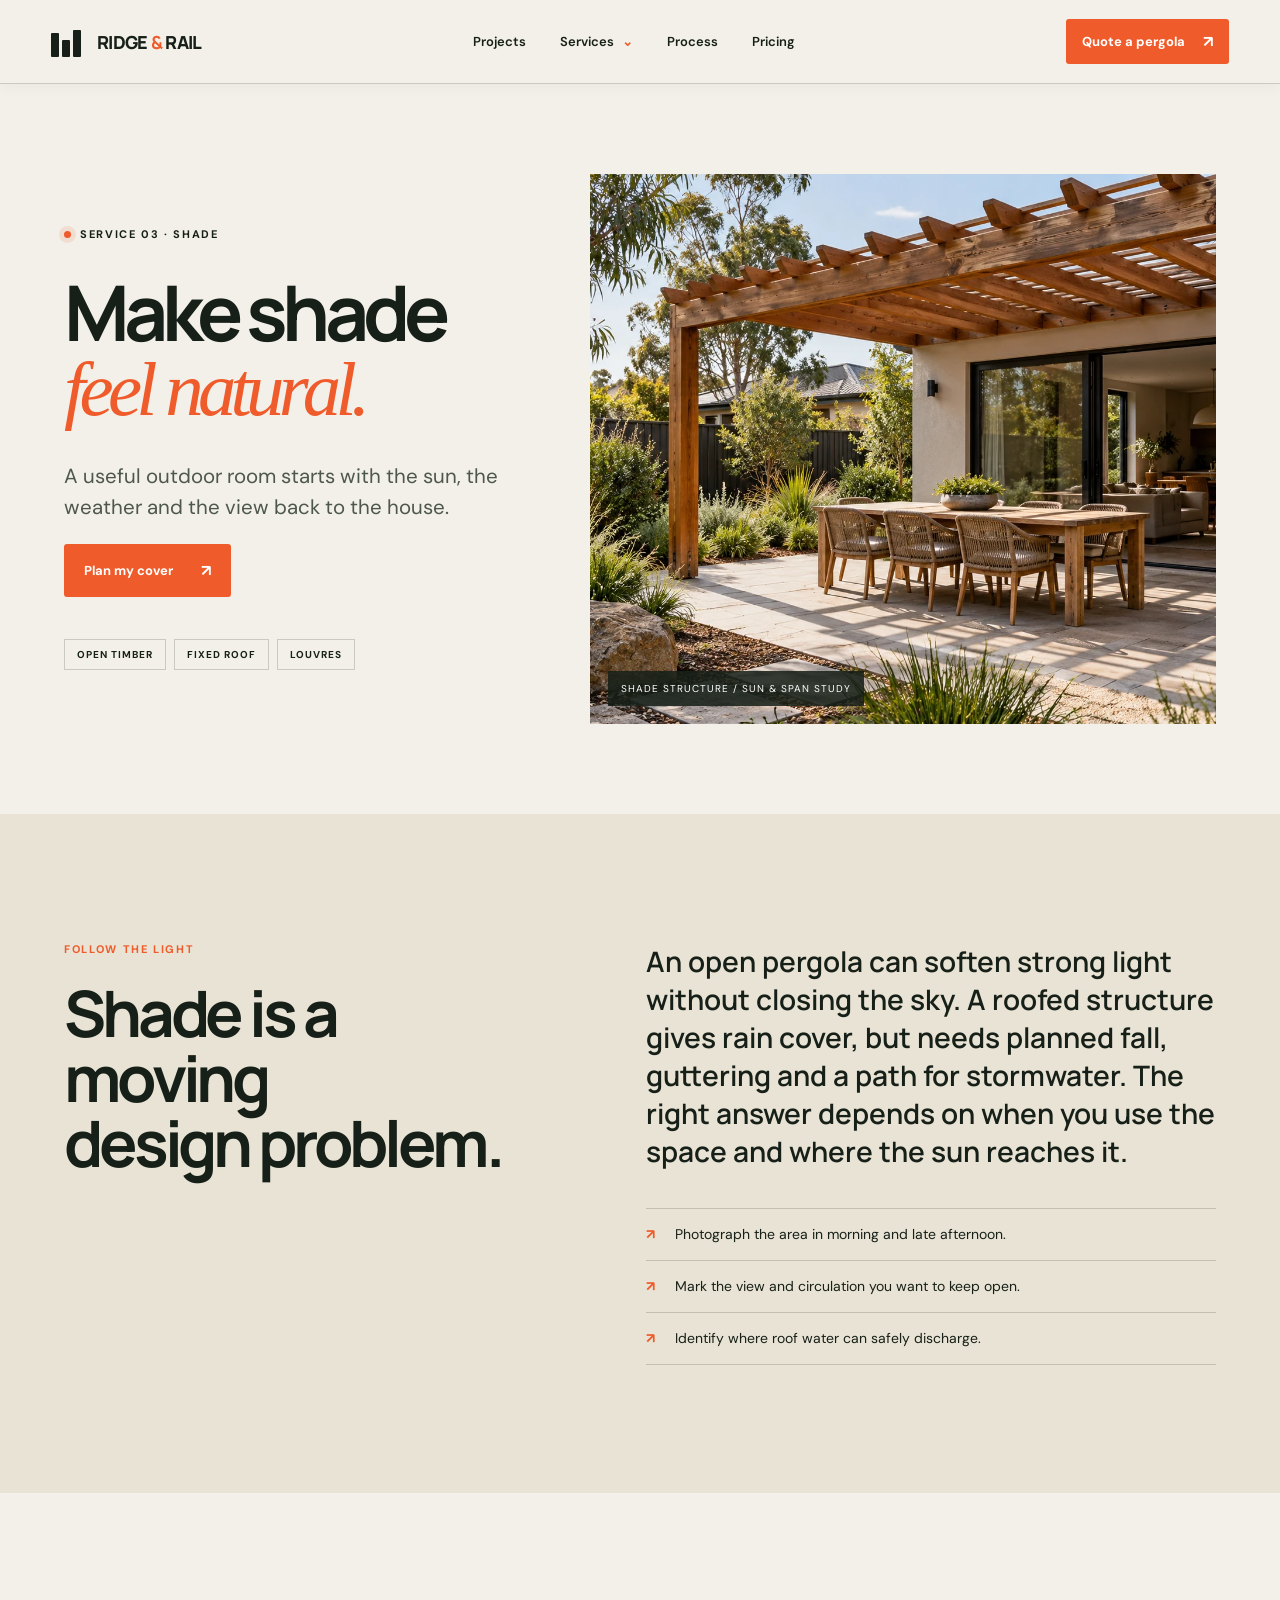
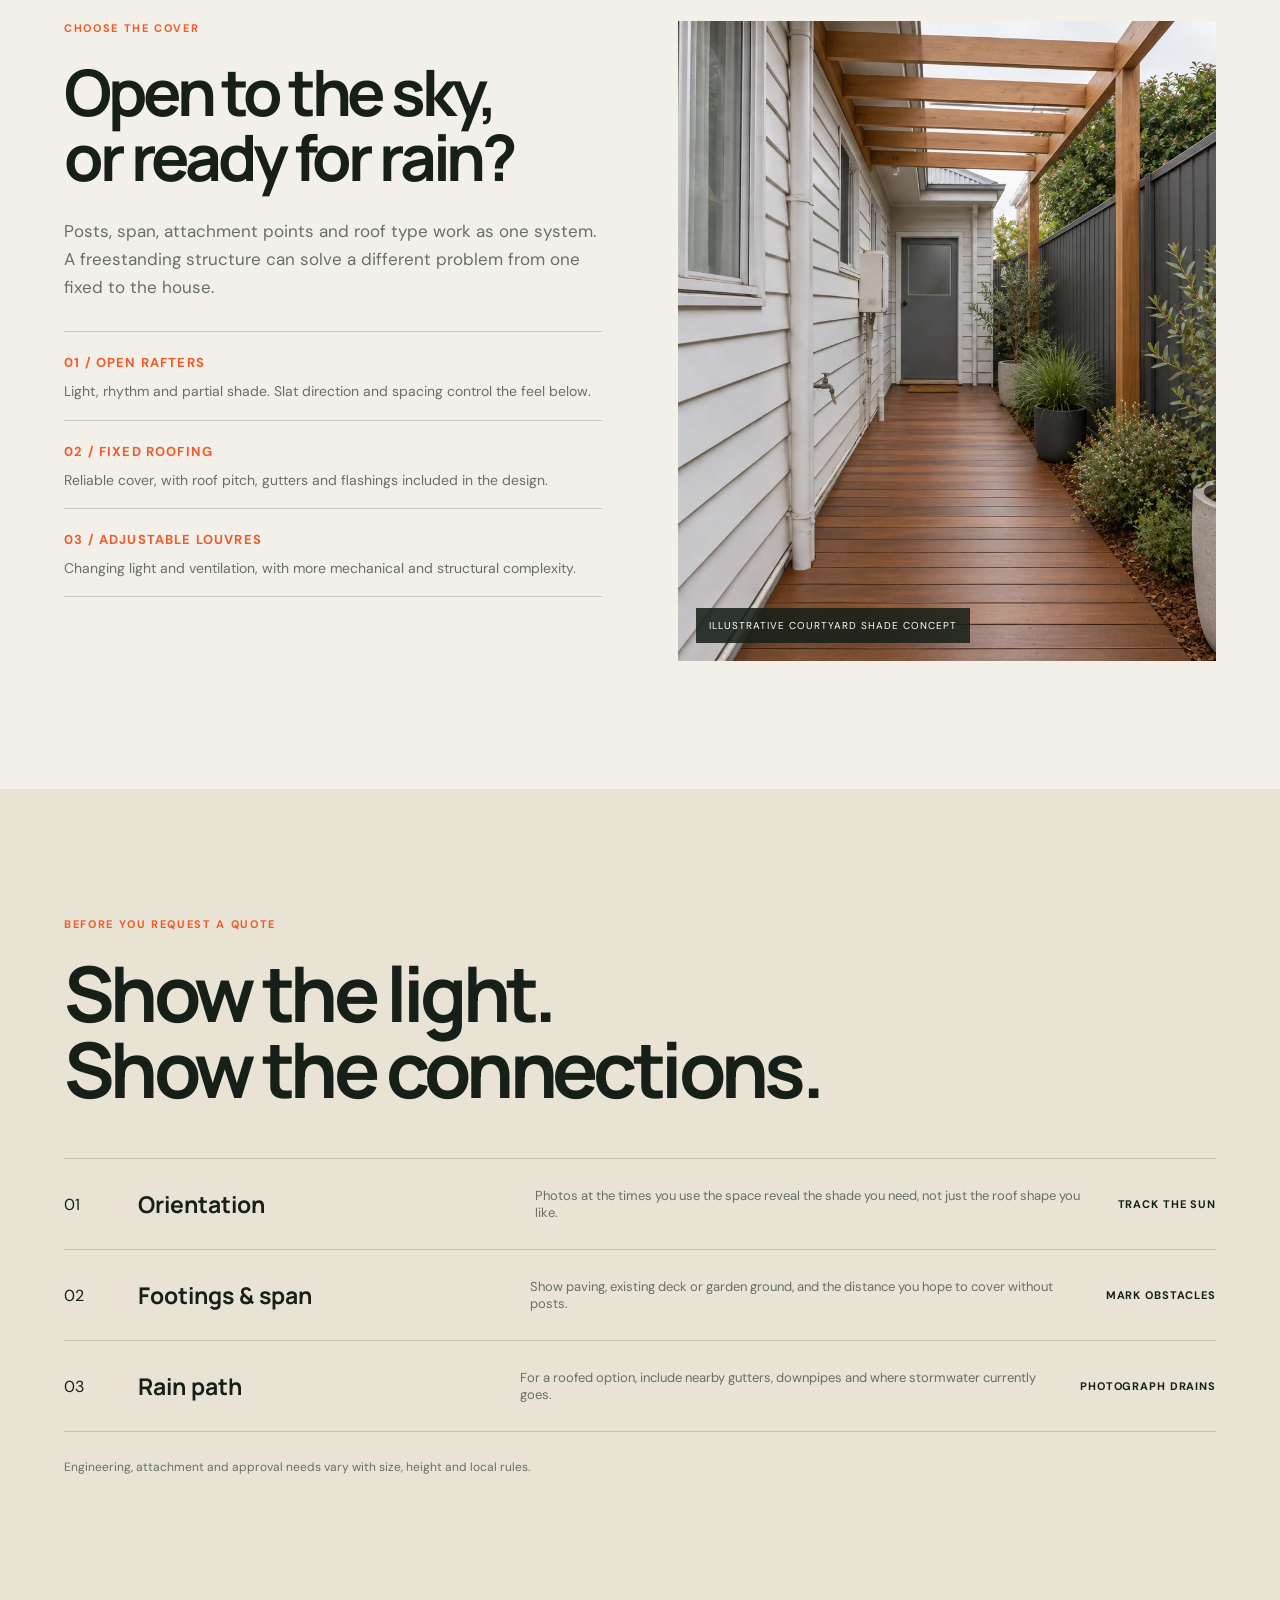
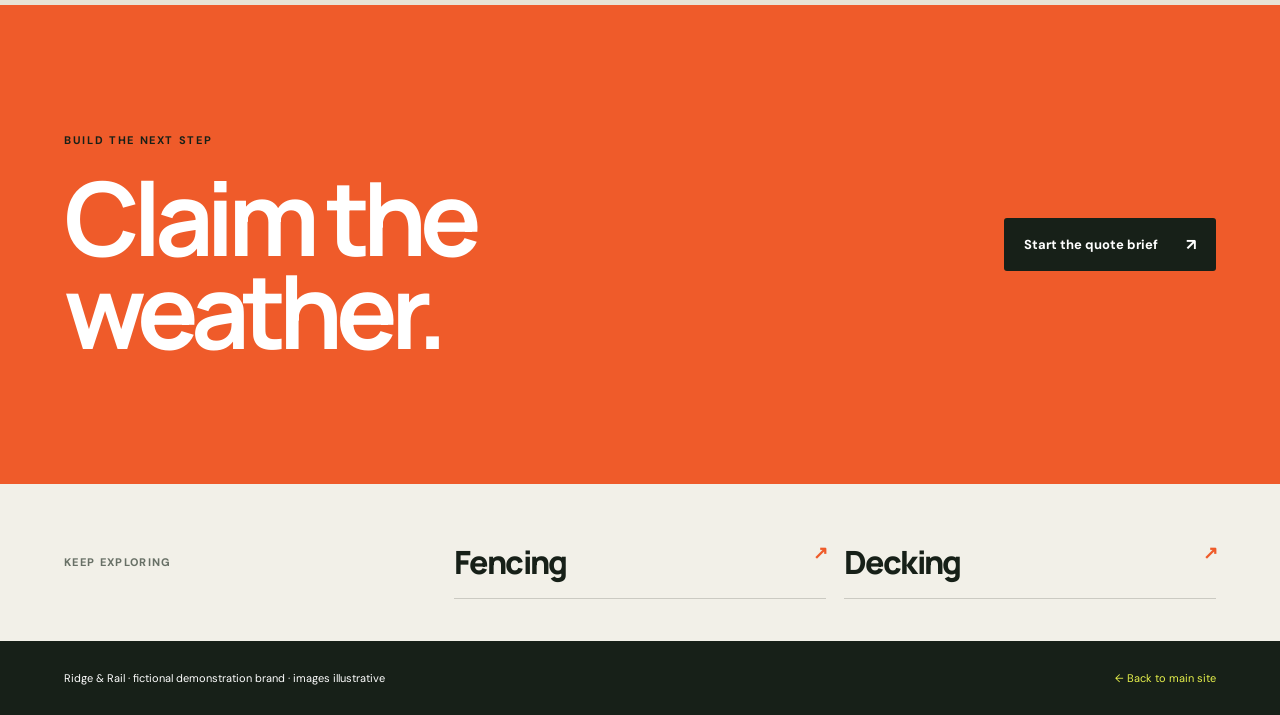
<file: services/pergolas.html>
<!doctype html>
<html lang="en-AU">
<head>
  <meta charset="utf-8"><meta name="viewport" content="width=device-width,initial-scale=1">
  <meta name="description" content="Explore pergola shade, structure, roofing and drainage with Ridge & Rail.">
  <title>Pergolas — Ridge & Rail</title>
  <link rel="preconnect" href="https://fonts.googleapis.com"><link rel="preconnect" href="https://fonts.gstatic.com" crossorigin>
  <link href="https://fonts.googleapis.com/css2?family=DM+Sans:wght@400;500;600;700&family=Manrope:wght@500;600;700;800&display=swap" rel="stylesheet">
  <link rel="stylesheet" href="../style.css?v=20261004-design2">
</head>
<body class="detail-page pergolas-page">
  <header class="site-header" id="top"><a class="brand" href="../index.html" aria-label="Ridge and Rail home"><span class="brand-mark" aria-hidden="true"><i></i><i></i><i></i></span><span>RIDGE <b>&</b> RAIL</span></a><button class="nav-toggle" type="button" aria-label="Open navigation" aria-expanded="false"><span></span><span></span></button><nav class="main-nav" aria-label="Primary navigation"><a href="../index.html#work">Projects</a><div class="nav-dropdown"><button class="dropdown-toggle" type="button" aria-expanded="false">Services <span>⌄</span></button><div class="dropdown-menu"><a href="../index.html#services"><small>00</small><span>All services</span></a><a href="fencing.html"><small>01</small><span>Fencing</span></a><a href="decking.html"><small>02</small><span>Decking</span></a><a class="current" href="pergolas.html"><small>03</small><span>Pergolas</span></a></div></div><a href="../index.html#process">Process</a><a href="../index.html#pricing">Pricing</a></nav><a class="button button-small header-cta" href="../index.html#quote">Quote a pergola <span>↗</span></a></header>
  <main>
    <section class="detail-hero section-pad"><div class="detail-hero-copy" data-reveal><p class="eyebrow"><span></span> Service 03 · Shade</p><h1>Make shade<br><em>feel natural.</em></h1><p class="hero-lead">A useful outdoor room starts with the sun, the weather and the view back to the house.</p><a class="button" href="../index.html#quote">Plan my cover <span>↗</span></a><div class="detail-tags"><span>Open timber</span><span>Fixed roof</span><span>Louvres</span></div></div><figure class="detail-photo" data-reveal><img src="../assets/detail-pergolas-2026.webp" alt="Open timber pergola casting shade over an outdoor dining terrace"><figcaption>Shade structure / sun & span study</figcaption></figure></section>
    <section class="detail-insight section-pad"><div><span class="section-label">Follow the light</span><h2>Shade is a moving<br>design problem.</h2></div><div><p class="detail-copy">An open pergola can soften strong light without closing the sky. A roofed structure gives rain cover, but needs planned fall, guttering and a path for stormwater. The right answer depends on when you use the space and where the sun reaches it.</p><ul class="detail-checks"><li>Photograph the area in morning and late afternoon.</li><li>Mark the view and circulation you want to keep open.</li><li>Identify where roof water can safely discharge.</li></ul></div></section>
    <section class="detail-feature section-pad"><div class="detail-feature-copy"><span class="section-label">Choose the cover</span><h2>Open to the sky,<br>or ready for rain?</h2><p>Posts, span, attachment points and roof type work as one system. A freestanding structure can solve a different problem from one fixed to the house.</p><div class="detail-feature-grid"><article><b>01 / Open rafters</b><p>Light, rhythm and partial shade. Slat direction and spacing control the feel below.</p></article><article><b>02 / Fixed roofing</b><p>Reliable cover, with roof pitch, gutters and flashings included in the design.</p></article><article><b>03 / Adjustable louvres</b><p>Changing light and ventilation, with more mechanical and structural complexity.</p></article></div></div><figure><img src="../assets/courtyard-after.webp" alt="Illustrative narrow courtyard with a pergola above the outdoor space"><figcaption>Illustrative courtyard shade concept</figcaption></figure></section>
    <section class="detail-options section-pad"><span class="section-label">Before you request a quote</span><h2>Show the light.<br>Show the connections.</h2><div class="option-list"><div class="option-row"><span>01</span><h3>Orientation</h3><p>Photos at the times you use the space reveal the shade you need, not just the roof shape you like.</p><b>Track the sun</b></div><div class="option-row"><span>02</span><h3>Footings & span</h3><p>Show paving, existing deck or garden ground, and the distance you hope to cover without posts.</p><b>Mark obstacles</b></div><div class="option-row"><span>03</span><h3>Rain path</h3><p>For a roofed option, include nearby gutters, downpipes and where stormwater currently goes.</p><b>Photograph drains</b></div></div><p class="detail-note">Engineering, attachment and approval needs vary with size, height and local rules.</p></section>
    <section class="detail-cta section-pad"><div><span class="section-label">Build the next step</span><h2>Claim the<br>weather.</h2></div><a class="button" href="../index.html#quote">Start the quote brief <span>↗</span></a></section>
    <nav class="detail-next section-pad" aria-label="Other services"><span>Keep exploring</span><a href="fencing.html">Fencing <b>↗</b></a><a href="decking.html">Decking <b>↗</b></a></nav>
  </main><footer class="detail-mini-footer"><span>Ridge & Rail · fictional demonstration brand · images illustrative</span><a href="../index.html">← Back to main site</a></footer><script src="../script.js?v=20261004"></script>
</body></html>
</file>
<file: style.css>
:root{--ink:#172018;--paper:#f2f0e8;--cream:#e8e3d4;--orange:#ef5b2a;--yellow:#e6f04b;--muted:#687066;--line:rgba(23,32,24,.18);--display:'Manrope',sans-serif;--body:'DM Sans',sans-serif}
*{box-sizing:border-box}html{scroll-behavior:smooth}body{margin:0;background:var(--paper);color:var(--ink);font-family:var(--body);overflow-x:hidden}body::selection{background:var(--yellow);color:var(--ink)}a{color:inherit;text-decoration:none}button,input,select,textarea{font:inherit}img{display:block;max-width:100%}.demo-ribbon{height:30px;display:grid;place-items:center;background:var(--ink);color:#fff;font-size:10px;letter-spacing:.16em;text-transform:uppercase}.site-header{height:84px;padding:0 clamp(20px,4vw,64px);display:flex;align-items:center;justify-content:space-between;border-bottom:1px solid var(--line);position:relative;z-index:30;background:rgba(242,240,232,.92);backdrop-filter:blur(14px)}.brand{display:flex;align-items:center;gap:12px;font-family:var(--display);font-size:18px;font-weight:800;letter-spacing:-.04em}.brand b{color:var(--orange)}.brand-mark{width:34px;height:30px;display:flex;align-items:flex-end;gap:3px}.brand-mark i{display:block;width:8px;background:var(--ink);border-radius:1px}.brand-mark i:nth-child(1){height:24px}.brand-mark i:nth-child(2){height:17px}.brand-mark i:nth-child(3){height:27px}.main-nav{display:flex;gap:34px;font-size:13px;font-weight:600}.main-nav a{position:relative}.main-nav a::after{content:"";position:absolute;height:1px;left:0;right:100%;bottom:-6px;background:currentColor;transition:.3s}.main-nav a:hover::after{right:0}.button{border:0;display:inline-flex;align-items:center;justify-content:center;gap:28px;background:var(--orange);color:#fff;padding:16px 20px;border-radius:3px;font-weight:700;font-size:13px;cursor:pointer;transition:transform .25s,box-shadow .25s,background .25s}.button span{font-size:16px}.button:hover{transform:translateY(-3px);box-shadow:0 12px 30px rgba(239,91,42,.2)}.button-small{padding:12px 16px;gap:18px}.button-dark{background:var(--ink)}.text-link{display:inline-flex;gap:24px;align-items:center;font-weight:700;font-size:13px;border:0;background:none;cursor:pointer;padding:0}.text-link span{transition:transform .25s}.text-link:hover span{transform:translate(4px,-2px)}.nav-toggle{display:none}.section-pad{padding:clamp(80px,10vw,150px) clamp(20px,5vw,80px)}.hero{min-height:calc(100svh - 114px);display:grid;grid-template-columns:.9fr 1.1fr;gap:5vw;position:relative;padding-top:clamp(60px,8vw,120px)}.hero-copy{align-self:center;max-width:660px}.eyebrow,.section-label{font-size:11px;text-transform:uppercase;letter-spacing:.15em;font-weight:700}.eyebrow{display:flex;align-items:center;gap:9px}.eyebrow span{width:7px;height:7px;background:var(--orange);border-radius:50%;box-shadow:0 0 0 5px rgba(239,91,42,.12)}h1,h2,h3,p{margin-top:0}h1,h2,h3{font-family:var(--display)}h1{font-size:clamp(54px,7vw,112px);line-height:.88;letter-spacing:-.075em;margin:34px 0}h1 em,h2 em{font-family:Georgia,serif;font-weight:400}h1 em{color:var(--orange)}.hero-lead{max-width:530px;font-size:clamp(17px,1.6vw,22px);line-height:1.55;color:#4e574d}.hero-actions{display:flex;align-items:center;gap:34px;margin-top:36px}.trust-row{display:flex;margin-top:58px;border-top:1px solid var(--line);padding-top:22px}.trust-row div{padding-right:26px;margin-right:26px;border-right:1px solid var(--line)}.trust-row div:last-child{border:0}.trust-row strong{font-family:var(--display);font-size:21px;display:block}.trust-row span{font-size:10px;text-transform:uppercase;letter-spacing:.08em;color:var(--muted)}.hero-media{position:relative;min-height:620px}.hero-media>img{width:100%;height:100%;object-fit:cover;border-radius:2px;filter:saturate(.88)}.video-placeholder{position:absolute;left:-42px;bottom:28px;width:min(360px,70%);background:var(--ink);color:#fff;padding:18px;display:grid;grid-template-columns:auto 1fr auto;gap:14px;align-items:center;box-shadow:0 25px 70px rgba(0,0,0,.28)}.video-placeholder .pulse-dot{width:8px;height:8px;background:var(--yellow);border-radius:50%;animation:pulse 2s infinite}.video-placeholder b,.video-placeholder small{display:block}.video-placeholder b{font-size:11px;letter-spacing:.14em}.video-placeholder small{font-size:10px;color:#a9b0a7;margin-top:4px}.video-placeholder button{border:1px solid rgba(255,255,255,.3);background:transparent;color:#fff;width:38px;height:38px;border-radius:50%;cursor:pointer}.hero-stamp{position:absolute;right:-25px;top:40px;background:var(--yellow);width:105px;height:105px;border-radius:50%;display:grid;place-items:center;transform:rotate(8deg);box-shadow:0 12px 30px rgba(0,0,0,.12)}.hero-stamp span{font-size:8px;letter-spacing:.14em;position:absolute;top:20px}.hero-stamp b{font-size:33px;letter-spacing:-.08em}.scroll-note{position:absolute;left:50%;bottom:22px;display:flex;align-items:center;gap:12px;font-size:10px;text-transform:uppercase;letter-spacing:.13em;transform:rotate(-90deg);transform-origin:left}.scroll-note i{width:45px;height:1px;background:var(--ink)}@keyframes pulse{50%{box-shadow:0 0 0 8px rgba(230,240,75,.15)}}.ticker{background:var(--orange);color:#fff;overflow:hidden;padding:16px 0;transform:rotate(-1deg);width:102%;margin-left:-1%}.ticker-track{white-space:nowrap;width:max-content;display:flex;gap:28px;align-items:center;animation:ticker 22s linear infinite;font-family:var(--display);font-size:16px;font-weight:800;letter-spacing:.1em}.ticker-track i{color:var(--yellow)}@keyframes ticker{to{transform:translateX(-50%)}}.section-label{display:block;color:var(--orange);margin-bottom:24px}.intro-grid,.section-head{display:grid;grid-template-columns:1.1fr .9fr;gap:10vw}.intro h2,.section-head h2,.quote h2,.pricing h2,.map-strip h2{font-size:clamp(44px,6vw,86px);line-height:.98;letter-spacing:-.065em;margin:0}.large-copy{font-family:var(--display);font-weight:600;font-size:clamp(21px,2vw,29px);line-height:1.35}.intro-grid>div>p:not(.large-copy),.section-head>p,.pricing-intro>p,.quote-copy>p{color:var(--muted);line-height:1.7;max-width:580px}.intro-grid .text-link{margin-top:20px}.services{background:var(--cream)}.section-head{align-items:end;margin-bottom:60px}.section-head>p{justify-self:end}.service-grid{display:grid;grid-template-columns:repeat(3,1fr);gap:15px}.service-card{min-height:520px;background:#f7f5ee;padding:28px;display:flex;flex-direction:column;justify-content:space-between;position:relative;overflow:hidden;border:1px solid transparent;transition:.35s}.service-card:hover{transform:translateY(-8px);border-color:var(--orange);box-shadow:0 25px 60px rgba(23,32,24,.1)}.service-number{font-family:var(--display);font-size:12px;font-weight:800}.service-card p{font-size:10px;text-transform:uppercase;letter-spacing:.13em;color:var(--muted)}.service-card h3{font-size:clamp(38px,4vw,60px);letter-spacing:-.06em;margin:0 0 24px}.card-link{display:flex;justify-content:space-between;border-top:1px solid var(--line);padding-top:16px;font-size:12px;font-weight:700}.card-link b{font-size:17px}.service-art{height:210px;display:flex;align-items:flex-end;justify-content:center;gap:6px;perspective:600px}.service-art i{width:13%;height:85%;background:var(--ink);box-shadow:inset 2px 0 rgba(255,255,255,.16);transform:rotateY(-10deg);transition:.35s}.service-card:hover .service-art i:nth-child(even){transform:rotateY(10deg) translateY(-8px)}.deck-art{align-items:center;transform:rotate(-10deg)}.deck-art i{width:18%;height:160px;background:#a35f33}.pergola-art{position:relative;align-items:flex-start;gap:16px}.pergola-art i{width:8%;height:180px;background:#87502c}.pergola-art i:last-child{position:absolute;top:0;width:75%;height:18px;transform:rotate(0)}.transformation{background:var(--ink);color:#fff}.section-head.light>p{color:#aab1a8}.compare{position:relative;aspect-ratio:16/9;max-height:760px;overflow:hidden;background:#333;user-select:none}.compare img{width:100%;height:100%;object-fit:cover}.compare-before{position:absolute;inset:0}.compare-after{position:absolute;inset:0;clip-path:inset(0 calc(100% - var(--position)) 0 0)}.compare-line{position:absolute;left:var(--position);top:0;bottom:0;width:2px;background:white;transform:translateX(-1px);pointer-events:none}.compare-line span{position:absolute;top:50%;left:50%;width:54px;height:54px;background:var(--orange);border:5px solid #fff;border-radius:50%;display:grid;place-items:center;transform:translate(-50%,-50%);font-weight:700}.compare input{position:absolute;inset:0;width:100%;height:100%;opacity:0;cursor:ew-resize}.compare-label{position:absolute;top:20px;background:rgba(23,32,24,.78);backdrop-filter:blur(8px);padding:9px 12px;text-transform:uppercase;font-size:9px;letter-spacing:.14em;font-weight:700}.before-label{left:20px}.after-label{right:20px}.project-meta{display:grid;grid-template-columns:repeat(3,1fr) auto;gap:24px;align-items:center;padding:26px 0;border-bottom:1px solid rgba(255,255,255,.16)}.project-meta span,.project-meta strong{display:block}.project-meta span{font-size:9px;text-transform:uppercase;letter-spacing:.13em;color:#899086;margin-bottom:6px}.project-meta strong{font-size:13px}.project-meta a{color:var(--yellow);font-size:12px;font-weight:700}.process-list{list-style:none;padding:0;margin:10px 0 0}.process-list li{display:grid;grid-template-columns:70px 1fr auto;gap:32px;align-items:center;border-top:1px solid var(--line);padding:28px 10px;transition:.3s}.process-list li:hover{padding-left:25px;background:var(--cream)}.process-list>li>span{font-family:var(--display);font-weight:800;color:var(--orange)}.process-list h3{font-size:24px;margin:0 0 6px}.process-list p{color:var(--muted);margin:0}.process-list li>b{font-size:11px;text-transform:uppercase;letter-spacing:.1em}.pricing{background:var(--cream)}.pricing-intro{display:grid;grid-template-columns:.6fr 1fr 1fr;gap:40px;align-items:end;margin-bottom:70px}.pricing-intro .section-label{align-self:start}.price-grid{display:grid;grid-template-columns:repeat(3,1fr);gap:16px;align-items:stretch}.price-card{background:#f8f6ef;padding:34px;min-height:620px;display:flex;flex-direction:column;position:relative;border:1px solid var(--line)}.price-card.featured{background:var(--ink);color:#fff;transform:translateY(-16px);border-color:var(--ink)}.popular{position:absolute;top:18px;right:18px;background:var(--yellow);color:var(--ink);padding:7px 10px;font-size:9px;text-transform:uppercase;letter-spacing:.12em;font-weight:800}.price-icon{height:120px;margin-bottom:32px;display:flex;gap:5px;align-items:flex-end}.price-icon i{display:block;background:var(--orange)}.fence-icon i{width:22px;height:100px}.fence-icon i:nth-child(2){height:78px}.deck-icon{align-items:center}.deck-icon i{height:22px;width:100px;transform:rotate(-12deg)}.roof-icon{align-items:flex-start;position:relative}.roof-icon i{height:12px;width:120px}.roof-icon i:last-child{height:90px;width:12px;position:absolute;left:20px;top:5px}.plan-kicker{font-size:10px;text-transform:uppercase;letter-spacing:.13em;color:var(--orange);font-weight:700}.price-card h3{font-size:42px;letter-spacing:-.055em;margin:0 0 8px}.plan-note{color:var(--muted);min-height:45px}.featured .plan-note{color:#a9b0a7}.price{margin:28px 0;padding:25px 0;border-top:1px solid currentColor;border-bottom:1px solid currentColor}.price small,.price span{display:block;color:var(--muted);font-size:10px;text-transform:uppercase;letter-spacing:.09em}.featured .price small,.featured .price span{color:#a9b0a7}.price strong{font-family:var(--display);display:block;font-size:45px;letter-spacing:-.055em;margin:3px 0}.price-card ul{list-style:none;padding:0;margin:0 0 30px;flex:1}.price-card li{font-size:13px;padding:10px 0;border-bottom:1px solid var(--line)}.featured li{border-color:rgba(255,255,255,.12)}.price-card li::before{content:"✓";color:var(--orange);margin-right:10px}.pricing-footnote{text-align:center;color:var(--muted);font-size:11px;margin:34px auto 0}.quote{display:grid;grid-template-columns:.8fr 1.2fr;gap:8vw}.quote-tip{display:grid;grid-template-columns:auto 1fr;gap:14px;border-top:1px solid var(--line);padding-top:24px;margin-top:40px}.quote-tip span{background:var(--yellow);font-size:9px;font-weight:800;height:max-content;padding:6px}.quote-tip p{font-size:12px;color:var(--muted);line-height:1.6}.quote-form{background:#fff;padding:clamp(24px,4vw,54px);box-shadow:0 30px 80px rgba(23,32,24,.09);min-height:650px}.form-progress{display:flex;align-items:center;margin-bottom:45px}.form-progress button{border:0;background:none;padding:0;display:flex;align-items:center;gap:8px;color:#a3a79f;font-size:10px;text-transform:uppercase;letter-spacing:.1em}.form-progress button b{width:28px;height:28px;border:1px solid #ccc;border-radius:50%;display:grid;place-items:center}.form-progress button.active{color:var(--ink)}.form-progress button.active b{background:var(--orange);border-color:var(--orange);color:#fff}.form-progress i{height:1px;background:#ddd;flex:1;margin:0 10px}.form-step{display:none;border:0;padding:0;margin:0}.form-step.active{display:block;animation:formIn .35s ease}.form-step legend{font-family:var(--display);font-size:clamp(26px,3vw,38px);font-weight:700;letter-spacing:-.04em;margin-bottom:30px}@keyframes formIn{from{opacity:0;transform:translateX(20px)}}.choice-grid{display:grid;grid-template-columns:repeat(3,1fr);gap:10px;margin-bottom:26px}.choice-grid label{border:1px solid var(--line);padding:22px;cursor:pointer;display:flex;flex-direction:column;gap:14px;transition:.2s}.choice-grid label:has(input:checked){border-color:var(--orange);background:#fff5f0;box-shadow:inset 0 0 0 1px var(--orange)}.choice-grid input{position:absolute;opacity:0}.choice-grid span{font-size:25px}.choice-grid b{font-size:13px}.field-row{display:grid;grid-template-columns:1fr 1fr;gap:14px}.quote-form label:not(.dropzone){display:block;font-size:10px;text-transform:uppercase;letter-spacing:.1em;font-weight:700;margin-bottom:18px;position:relative}.quote-form input:not([type=file]),.quote-form select,.quote-form textarea{width:100%;border:0;border-bottom:1px solid #bbb;background:transparent;padding:12px 0;outline:0;text-transform:none;letter-spacing:0;font-size:15px}.quote-form input:focus,.quote-form select:focus,.quote-form textarea:focus{border-color:var(--orange)}.quote-form label small{position:absolute;right:0;bottom:11px;color:var(--muted);font-size:10px}.next-step{margin-top:22px}.form-actions{display:flex;justify-content:space-between;align-items:center;margin-top:20px}.back-step{border:0;background:none;cursor:pointer;font-weight:700;font-size:12px}.dropzone{min-height:150px;border:1px dashed #aaa;display:flex;flex-direction:column;align-items:center;justify-content:center;cursor:pointer;margin-bottom:20px;background:#faf9f5}.dropzone input{position:absolute;opacity:0}.dropzone>span{font-size:26px;color:var(--orange)}.dropzone b{font-size:13px;margin:5px}.dropzone small{font-size:10px;color:var(--muted)}.upload-preview{display:flex;gap:8px;flex-wrap:wrap;margin-bottom:16px}.upload-preview img{width:62px;height:62px;object-fit:cover;border-radius:2px}.form-success{text-align:center;padding:70px 10px}.form-success>span{display:grid;place-items:center;background:var(--yellow);width:70px;height:70px;border-radius:50%;font-size:30px;margin:0 auto 22px}.form-success h3{font-size:38px;margin-bottom:10px}.form-success p{color:var(--muted);max-width:460px;margin:0 auto 30px}.map-strip{min-height:520px;display:grid;grid-template-columns:.7fr 1.3fr;position:relative;background:var(--yellow)}.map-copy{padding:clamp(45px,7vw,100px);display:flex;flex-direction:column;align-items:flex-start;justify-content:center}.map-copy p{max-width:450px;line-height:1.6}.map-strip iframe{width:100%;height:100%;border:0;filter:grayscale(1) contrast(1.15)}.map-pin{position:absolute;left:70%;top:48%;transform:translate(-50%,-50%);background:var(--orange);color:#fff;width:70px;height:70px;border-radius:50% 50% 50% 0;rotate:-45deg;display:grid;place-items:center;box-shadow:0 15px 40px rgba(0,0,0,.25)}.map-pin span{rotate:45deg;font-weight:800;font-size:11px}.map-pin i{position:absolute;inset:-10px;border:2px solid var(--orange);border-radius:50%;animation:mapPulse 2s infinite}@keyframes mapPulse{to{inset:-30px;opacity:0}}footer{background:var(--ink);color:#fff;padding:clamp(60px,8vw,120px) clamp(20px,5vw,80px) 30px}.footer-top{display:grid;grid-template-columns:.7fr 1.3fr auto;gap:40px;align-items:center;padding-bottom:80px;border-bottom:1px solid rgba(255,255,255,.16)}.footer-brand .brand-mark i{background:#fff}.footer-top h2{font-size:clamp(43px,6vw,85px);line-height:.95;letter-spacing:-.065em;margin:0}.round-link{width:80px;height:80px;border-radius:50%;background:var(--orange);display:grid;place-items:center;font-size:28px;transition:.3s}.round-link:hover{rotate:45deg}.footer-grid{display:grid;grid-template-columns:repeat(4,1fr);gap:30px;padding:60px 0}.footer-grid div{display:flex;flex-direction:column;gap:12px}.footer-grid span{font-size:9px;color:#838a81;text-transform:uppercase;letter-spacing:.14em;margin-bottom:8px}.footer-grid a{font-size:13px}.footer-bottom{border-top:1px solid rgba(255,255,255,.16);padding-top:24px;display:flex;justify-content:space-between;color:#838a81;font-size:10px}.footer-bottom p{margin:0}[data-reveal]{opacity:0;transform:translateY(30px);transition:opacity .8s cubic-bezier(.2,.8,.2,1),transform .8s cubic-bezier(.2,.8,.2,1)}[data-reveal].revealed{opacity:1;transform:none}
@media(max-width:960px){.main-nav,.header-cta{display:none}.nav-toggle{display:block;border:0;background:none;width:38px}.nav-toggle span{display:block;height:2px;background:var(--ink);margin:7px 0;transition:.2s}.main-nav.open{display:flex;position:absolute;top:83px;left:0;right:0;background:var(--paper);padding:28px;flex-direction:column;border-bottom:1px solid var(--line)}.hero{grid-template-columns:1fr;padding-top:70px}.hero-media{min-height:520px}.hero-stamp{right:10px}.scroll-note{display:none}.intro-grid,.section-head,.pricing-intro,.quote{grid-template-columns:1fr}.section-head>p{justify-self:start}.service-grid{grid-template-columns:1fr}.service-card{min-height:420px}.price-grid{grid-template-columns:1fr}.price-card.featured{transform:none}.project-meta{grid-template-columns:1fr 1fr}.map-strip{grid-template-columns:1fr}.map-strip iframe{min-height:400px}.map-pin{left:50%;top:72%}.footer-top{grid-template-columns:1fr auto}.footer-brand{grid-column:1/-1}.footer-grid{grid-template-columns:1fr 1fr}}
@media(max-width:600px){.site-header{height:70px}.hero{min-height:auto}.hero-actions{align-items:flex-start;flex-direction:column}.trust-row{gap:15px;justify-content:space-between}.trust-row div{padding:0;margin:0;border:0}.trust-row strong{font-size:18px}.trust-row span{font-size:8px}.hero-media{min-height:390px}.video-placeholder{left:12px;bottom:12px;width:calc(100% - 24px)}.service-card{min-height:380px}.service-art{height:145px}.compare{aspect-ratio:3/4}.project-meta{grid-template-columns:1fr}.process-list li{grid-template-columns:40px 1fr}.process-list li>b{grid-column:2}.choice-grid{grid-template-columns:1fr}.field-row{grid-template-columns:1fr}.form-progress button span{display:none}.quote-form{min-height:auto}.map-strip iframe{min-height:340px}.footer-top{grid-template-columns:1fr}.round-link{width:60px;height:60px}.footer-grid{grid-template-columns:1fr 1fr}.footer-bottom{flex-direction:column;gap:10px}}
@media(prefers-reduced-motion:reduce){html{scroll-behavior:auto}*,*::before,*::after{animation-duration:.01ms!important;animation-iteration-count:1!important;transition-duration:.01ms!important}[data-reveal]{opacity:1;transform:none}}

.price-grid,.price-card{min-width:0}
@media(max-width:600px){.price-card{padding:28px 20px}}

/* Individual service pages */
.detail-page{background:var(--paper)}.detail-hero{min-height:76svh;display:grid;grid-template-columns:1fr 1fr;gap:5vw;align-items:center}.detail-hero h1{font-size:clamp(60px,9vw,142px)}.detail-hero h1 span{color:var(--orange)}.detail-visual{min-height:540px;background:var(--ink);color:#fff;position:relative;overflow:hidden;padding:40px;display:flex;flex-direction:column;justify-content:space-between}.detail-visual::before{content:"";position:absolute;inset:-30%;background:repeating-linear-gradient(90deg,transparent 0 58px,rgba(230,240,75,.14) 59px 62px);transform:rotate(14deg);animation:detailDrift 12s linear infinite}.detail-visual.decking::before{background:repeating-linear-gradient(165deg,transparent 0 42px,rgba(239,91,42,.5) 43px 65px)}.detail-visual.pergola::before{background:linear-gradient(125deg,transparent 35%,rgba(230,240,75,.25) 35% 40%,transparent 40% 50%,rgba(230,240,75,.16) 50% 55%,transparent 55%)}@keyframes detailDrift{to{transform:rotate(14deg) translateX(62px)}}.detail-visual>*{position:relative;z-index:1}.detail-visual strong{font-family:var(--display);font-size:clamp(50px,8vw,110px);letter-spacing:-.08em}.detail-visual p{max-width:350px;color:#bbc1b8}.detail-intro{display:grid;grid-template-columns:.7fr 1.3fr;gap:8vw}.detail-intro h2,.detail-options h2{font-size:clamp(42px,6vw,80px);line-height:1;letter-spacing:-.06em}.detail-copy{font-size:clamp(20px,2.2vw,31px);font-family:var(--display);font-weight:600;line-height:1.35}.spec-grid{display:grid;grid-template-columns:repeat(3,1fr);gap:14px;margin-top:55px}.spec-card{padding:30px;background:#fff;border-top:4px solid var(--orange)}.spec-card span{font-size:10px;color:var(--orange);font-weight:800}.spec-card h3{font-size:25px;margin:34px 0 12px}.spec-card p{font-size:13px;color:var(--muted);line-height:1.6}.detail-options{background:var(--cream)}.option-list{margin-top:50px;border-top:1px solid var(--line)}.option-row{display:grid;grid-template-columns:50px .8fr 1.2fr auto;gap:24px;padding:28px 0;border-bottom:1px solid var(--line);align-items:center}.option-row h3,.option-row p{margin:0}.option-row h3{font-size:23px}.option-row p{color:var(--muted);font-size:13px}.option-row b{font-size:11px;text-transform:uppercase;letter-spacing:.08em}.detail-cta{background:var(--orange);color:#fff;text-align:center}.detail-cta h2{font-size:clamp(48px,8vw,110px);line-height:.9;letter-spacing:-.07em;margin-bottom:38px}.detail-cta .button{background:var(--ink)}.detail-mini-footer{background:var(--ink);color:#fff;padding:30px clamp(20px,5vw,80px);display:flex;align-items:center;justify-content:space-between;font-size:11px}.detail-mini-footer a{color:var(--yellow)}
@media(max-width:800px){.detail-hero,.detail-intro{grid-template-columns:1fr}.detail-visual{min-height:390px}.spec-grid{grid-template-columns:1fr}.option-row{grid-template-columns:35px 1fr}.option-row p,.option-row b{grid-column:2}.detail-mini-footer{align-items:flex-start;flex-direction:column;gap:15px}}

/* Fencing site refinement */
.hero{min-height:calc(100svh - 84px)}
.nav-dropdown{position:relative;display:flex;align-items:center}
.dropdown-toggle{border:0;background:transparent;color:inherit;padding:12px 0;display:flex;align-items:center;gap:8px;font-size:13px;font-weight:600;cursor:pointer}
.dropdown-toggle>span{color:var(--orange);transition:transform .25s}
.nav-dropdown:hover .dropdown-toggle>span,.nav-dropdown:focus-within .dropdown-toggle>span,.nav-dropdown.open .dropdown-toggle>span{transform:rotate(180deg)}
.dropdown-menu{position:absolute;top:calc(100% + 20px);left:50%;width:250px;padding:10px;background:var(--ink);color:#fff;display:grid;gap:2px;opacity:0;visibility:hidden;pointer-events:none;transform:translate(-50%,-8px);transition:.25s;box-shadow:0 24px 60px rgba(0,0,0,.22)}
.dropdown-menu::before{content:"";position:absolute;left:0;right:0;top:-24px;height:24px}
.nav-dropdown:hover .dropdown-menu,.nav-dropdown:focus-within .dropdown-menu,.nav-dropdown.open .dropdown-menu{opacity:1;visibility:visible;pointer-events:auto;transform:translate(-50%,0)}
.dropdown-menu a{display:grid;grid-template-columns:32px 1fr;align-items:center;padding:13px 12px;border-radius:2px;font-weight:600}
.dropdown-menu a::after{display:none}
.dropdown-menu a:hover,.dropdown-menu a.current{background:var(--orange)}
.dropdown-menu small{color:var(--yellow);font-size:9px;letter-spacing:.1em}
.dropdown-menu a:hover small,.dropdown-menu a.current small{color:#fff}

.ticker-track{gap:0;animation-duration:36s;will-change:transform}
.ticker-group{display:flex;align-items:center;gap:28px;padding-right:28px;flex-shrink:0}

.services .section-head{grid-template-columns:minmax(0,1.4fr) minmax(260px,.6fr);gap:4vw}
.services .section-head h2{font-size:clamp(42px,5vw,76px);white-space:nowrap}
.service-image{width:100%;height:245px;object-fit:contain;filter:drop-shadow(0 22px 22px rgba(23,32,24,.16));transition:transform .4s cubic-bezier(.2,.8,.2,1)}
.service-card:hover .service-image{transform:translateY(-8px) scale(1.035)}

.project-tabs{display:grid;grid-template-columns:repeat(3,1fr);gap:1px;margin:0 0 18px;background:rgba(255,255,255,.14);border:1px solid rgba(255,255,255,.14)}
.project-tabs button{border:0;background:var(--ink);color:#aab1a8;padding:18px 20px;display:flex;align-items:center;justify-content:flex-start;gap:14px;font-size:12px;font-weight:700;cursor:pointer;transition:.25s;text-align:left}
.project-tabs button span{width:28px;height:28px;border:1px solid rgba(255,255,255,.22);border-radius:50%;display:grid;place-items:center;font-size:9px}
.project-tabs button:hover{color:#fff;background:#222d24}
.project-tabs button.active{background:var(--yellow);color:var(--ink)}
.project-tabs button.active span{border-color:var(--ink)}
.compare.switching img{opacity:.35}
.compare img{transition:opacity .18s ease}

.price-image{width:100%;height:165px;object-fit:contain;object-position:left center;margin:0 0 24px;filter:drop-shadow(0 17px 18px rgba(23,32,24,.17))}
.featured .price-image{filter:drop-shadow(0 17px 18px rgba(0,0,0,.35))}
.price-card{min-height:690px}

.choice-grid label{align-items:center;text-align:center;padding:15px 12px;gap:8px}
.choice-icon{width:100%;height:96px;object-fit:contain;filter:drop-shadow(0 10px 12px rgba(23,32,24,.12));transition:transform .25s}
.choice-grid label:hover .choice-icon,.choice-grid label:has(input:checked) .choice-icon{transform:translateY(-4px) scale(1.04)}
.choice-grid b{margin-top:2px}

@media(max-width:960px){
  .services .section-head{grid-template-columns:1fr}
  .main-nav.open{gap:5px;z-index:40}
  .main-nav.open>.nav-dropdown{display:block}
  .nav-dropdown{width:100%}
  .dropdown-toggle{width:100%;justify-content:space-between;padding:12px 0}
  .dropdown-menu{position:static;width:100%;padding:0 0 0 12px;background:transparent;color:var(--ink);display:none;opacity:1;visibility:visible;pointer-events:auto;transform:none;box-shadow:none;transition:none}
  .dropdown-menu::before{display:none}
  .nav-dropdown:hover .dropdown-menu,.nav-dropdown:focus-within .dropdown-menu{display:none;transform:none}
  .nav-dropdown.open .dropdown-menu{display:grid;transform:none}
  .dropdown-menu a{padding:11px 12px;border-left:1px solid var(--line);border-radius:0}
  .dropdown-menu a:hover,.dropdown-menu a.current{background:var(--cream)}
  .dropdown-menu small,.dropdown-menu a:hover small,.dropdown-menu a.current small{color:var(--orange)}
  .price-card{min-height:auto}
}
@media(max-width:700px){
  .services .section-head h2{font-size:clamp(32px,9vw,48px);white-space:nowrap}
  .service-image{height:190px}
  .project-tabs{display:flex;overflow-x:auto;scroll-snap-type:x mandatory;background:transparent;border:0;padding-bottom:4px}
  .project-tabs{scrollbar-width:none;-ms-overflow-style:none}
  .project-tabs::-webkit-scrollbar{display:none}
  .project-tabs button{min-width:225px;scroll-snap-align:start;border-right:1px solid rgba(255,255,255,.12)}
  .price-image{height:145px;object-position:center}
  .choice-grid label{min-height:155px;display:grid;grid-template-columns:110px 1fr;text-align:left}
  .choice-icon{height:105px}
}

/* 2026 service-page and responsive pass */
body{overflow-x:clip}
html{scroll-padding-top:84px}
section[id]{scroll-margin-top:84px}
.site-header{position:sticky;top:0;z-index:100;box-shadow:0 2px 16px rgba(23,32,24,.045)}
.main-nav{align-items:center}
.main-nav>a,.dropdown-toggle{display:inline-flex;align-items:center;min-height:44px;line-height:1.2}
.dropdown-toggle{font-family:var(--body)}
.hero-stamp{display:none}
.service-image{height:245px;object-fit:cover;filter:none}
.service-card:hover .service-image{transform:scale(1.035)}

.compare{width:100%;height:auto;max-height:none;aspect-ratio:3/2;background:#283129;isolation:isolate}
.compare-before,.compare-after,.compare-after img{position:absolute;inset:0;width:100%;height:100%;object-fit:cover;object-position:center}
.compare-after{overflow:hidden}
.compare input{z-index:3;touch-action:pan-y}
.compare-line,.compare-label{z-index:2}
.compare:focus-within{outline:2px solid var(--yellow);outline-offset:4px}

.testimonials{background:#f7f5ee;overflow:hidden}
.testimonials .section-head{margin-bottom:48px}
.testimonial-window{overflow:hidden;margin-inline:calc(-1 * clamp(20px,5vw,80px));-webkit-mask-image:linear-gradient(90deg,transparent,#000 3%,#000 97%,transparent);mask-image:linear-gradient(90deg,transparent,#000 3%,#000 97%,transparent)}
.testimonial-track{display:flex;width:max-content;animation:testimonials-scroll 48s linear infinite}
.testimonial-window:hover .testimonial-track,.testimonial-window:focus-within .testimonial-track{animation-play-state:paused}
.testimonial-group{display:flex;gap:16px;padding-right:16px;flex:none}
.testimonial-card{width:clamp(280px,28vw,410px);min-height:300px;background:var(--ink);color:#fff;padding:32px;display:flex;flex-direction:column;border-top:4px solid var(--orange)}
.testimonial-card>span{font-size:10px;text-transform:uppercase;letter-spacing:.14em;color:var(--yellow);font-weight:700}
.testimonial-card blockquote{font:600 clamp(19px,1.65vw,25px)/1.4 var(--display);letter-spacing:-.035em;margin:28px 0;flex:1}
.testimonial-card b{font-size:10px;color:#aab1a8;text-transform:uppercase;letter-spacing:.11em}
@keyframes testimonials-scroll{to{transform:translateX(-50%)}}

.detail-hero{min-height:0;grid-template-columns:minmax(0,.85fr) minmax(0,1.15fr);gap:clamp(35px,5vw,90px);padding-block:clamp(55px,7vw,105px)}
.detail-hero h1{font-size:clamp(58px,6vw,106px);line-height:.96;overflow-wrap:normal}
.detail-hero h1 em{font-family:Georgia,serif;font-weight:400;color:var(--orange);font-style:italic}
.detail-hero-copy{min-width:0}
.detail-hero .hero-lead{max-width:550px}
.detail-photo,.detail-feature figure{margin:0;position:relative;overflow:hidden;background:#d2d3c9}
.detail-photo{height:clamp(420px,43vw,680px)}
.detail-photo img,.detail-feature figure img{width:100%;height:100%;object-fit:cover}
.detail-photo figcaption,.detail-feature figcaption{position:absolute;left:18px;bottom:18px;background:rgba(23,32,24,.86);color:#fff;font-size:10px;letter-spacing:.1em;text-transform:uppercase;padding:11px 13px}
.detail-tags{display:flex;flex-wrap:wrap;gap:8px;margin-top:42px}
.detail-tags span{border:1px solid var(--line);padding:8px 12px;font-size:10px;text-transform:uppercase;letter-spacing:.1em;font-weight:700}
.detail-insight{display:grid;grid-template-columns:.9fr 1.1fr;gap:9vw;background:var(--cream)}
.detail-insight h2,.detail-feature h2{font-size:clamp(42px,5vw,76px);line-height:1.02;letter-spacing:-.065em;margin:0}
.detail-insight .detail-copy{margin-bottom:38px}
.detail-checks{list-style:none;padding:0;margin:0;border-top:1px solid var(--line)}
.detail-checks li{padding:15px 0 15px 29px;border-bottom:1px solid var(--line);position:relative;font-size:14px;line-height:1.5}
.detail-checks li:before{content:'↗';position:absolute;left:0;color:var(--orange);font-weight:800}
.detail-feature{display:grid;grid-template-columns:1fr 1fr;gap:6vw;align-items:stretch;background:var(--paper)}
.detail-feature-copy>p{font-size:17px;line-height:1.65;color:var(--muted);max-width:630px;margin:28px 0 30px}
.detail-feature-grid{border-top:1px solid var(--line)}
.detail-feature-grid article{padding:19px 0 17px;border-bottom:1px solid var(--line)}
.detail-feature-grid b{font-size:13px;color:var(--orange);text-transform:uppercase;letter-spacing:.09em}
.detail-feature-grid p{font-size:14px;line-height:1.6;color:var(--muted);margin:8px 0 0}
.detail-feature figure{min-height:640px}
.detail-options h2{margin-bottom:0}
.detail-note{color:var(--muted);font-size:12px;line-height:1.6;margin:26px 0 0}
.detail-cta{display:flex;align-items:center;justify-content:space-between;text-align:left;gap:30px}
.detail-cta h2{margin:0}
.detail-cta .section-label{color:var(--ink)}
.detail-next{display:grid;grid-template-columns:1fr 1fr 1fr;align-items:center;gap:18px;padding-block:42px;background:var(--paper)}
.detail-next>span{font-size:11px;text-transform:uppercase;letter-spacing:.12em;font-weight:800;color:var(--muted)}
.detail-next a{font-family:var(--display);font-weight:800;font-size:clamp(22px,2.5vw,36px);letter-spacing:-.05em;border-bottom:1px solid var(--line);padding:14px 0;display:flex;justify-content:space-between}
.detail-next a b{font-size:18px;color:var(--orange)}

@media(max-width:960px){
  .detail-hero,.detail-insight,.detail-feature{grid-template-columns:1fr}
  .detail-photo{height:auto;aspect-ratio:3/2}
  .detail-feature figure{min-height:0;aspect-ratio:3/2}
}
@media(max-width:600px){
  html{scroll-padding-top:70px}section[id]{scroll-margin-top:70px}
  .main-nav.open{top:69px;max-height:calc(100svh - 70px);overflow-y:auto}
  .compare{aspect-ratio:4/3}
  .compare-label{top:10px;padding:7px 9px}.before-label{left:10px}.after-label{right:10px}
  .compare-line span{width:44px;height:44px;border-width:4px}
  .testimonial-window{-webkit-mask-image:none;mask-image:none}
  .testimonial-card{width:min(80vw,330px);min-height:320px;padding:25px}
  .service-image{height:190px}
  .detail-hero{padding-block:60px 70px}
  .detail-hero h1{font-size:clamp(53px,12vw,76px);margin:26px 0}
  .detail-photo,.detail-feature figure{aspect-ratio:4/3}
  .detail-insight h2,.detail-feature h2{font-size:clamp(41px,10vw,60px)}
  .detail-feature-copy>p{font-size:15px}
  .detail-cta{align-items:flex-start;flex-direction:column}
  .detail-cta h2{font-size:clamp(54px,12vw,80px)}
  .detail-next{grid-template-columns:1fr}
}
@media(prefers-reduced-motion:reduce){.testimonial-window{overflow-x:auto;-webkit-mask-image:none;mask-image:none}.testimonial-track{animation:none}}

/* Design-first refinement: measured outdoor work, with the project as the focal point. */
:focus-visible{outline:3px solid var(--orange);outline-offset:4px}
.hero-media{isolation:isolate;box-shadow:18px 18px 0 rgba(23,32,24,.07)}
.hero-media::before{content:"";position:absolute;z-index:2;top:0;left:0;width:86px;height:6px;background:var(--orange)}
.hero-project-note{position:absolute;z-index:3;left:0;bottom:0;width:min(440px,94%);padding:22px 24px 20px;background:rgba(23,32,24,.94);color:#fff;display:grid;grid-template-columns:1fr auto;column-gap:22px;align-items:end;box-shadow:14px -14px 38px rgba(23,32,24,.15)}
.hero-project-index{grid-column:1/-1;color:var(--yellow);font-size:10px;font-weight:700;letter-spacing:.15em;margin-bottom:14px}
.hero-project-note strong,.hero-project-note div span{display:block}
.hero-project-note strong{font:800 clamp(19px,2vw,25px)/1.15 var(--display);letter-spacing:-.04em;margin-bottom:6px}
.hero-project-note div span{font-size:11px;line-height:1.45;color:#d0d6ca}
.hero-project-note a{width:42px;height:42px;display:grid;place-items:center;border:1px solid rgba(255,255,255,.42);border-radius:50%;font-size:21px;transition:background .2s,color .2s}
.hero-project-note a:hover,.hero-project-note a:focus-visible{background:var(--yellow);color:var(--ink)}
.ticker{width:100%;margin-left:0;transform:none}
.service-card{border-top:4px solid transparent}
.service-card:hover,.service-card:focus-visible{border-top-color:var(--orange)}
.service-card p{font-size:11px;line-height:1.5}
.card-link{font-size:13px}
.section-head>p,.intro-grid>div>p:not(.large-copy),.pricing-intro>p,.quote-copy>p{font-size:16px}
.process-list p{font-size:14px;line-height:1.55}
.price-card{min-height:650px}
.price-card.featured{box-shadow:0 24px 60px rgba(23,32,24,.16);border-top:5px solid var(--yellow)}
.price-card li{font-size:14px}
@media(max-width:960px){.hero-media{box-shadow:10px 10px 0 rgba(23,32,24,.07)}.price-card{min-height:auto}}
@media(max-width:600px){.hero-project-note{width:100%;padding:15px 17px}.hero-project-index{font-size:9px;margin-bottom:9px}.hero-project-note strong{font-size:18px}.hero-project-note div span{font-size:10px}.hero-project-note a{width:38px;height:38px}.section-head>p,.intro-grid>div>p:not(.large-copy),.pricing-intro>p,.quote-copy>p{font-size:15px}}
</file>
